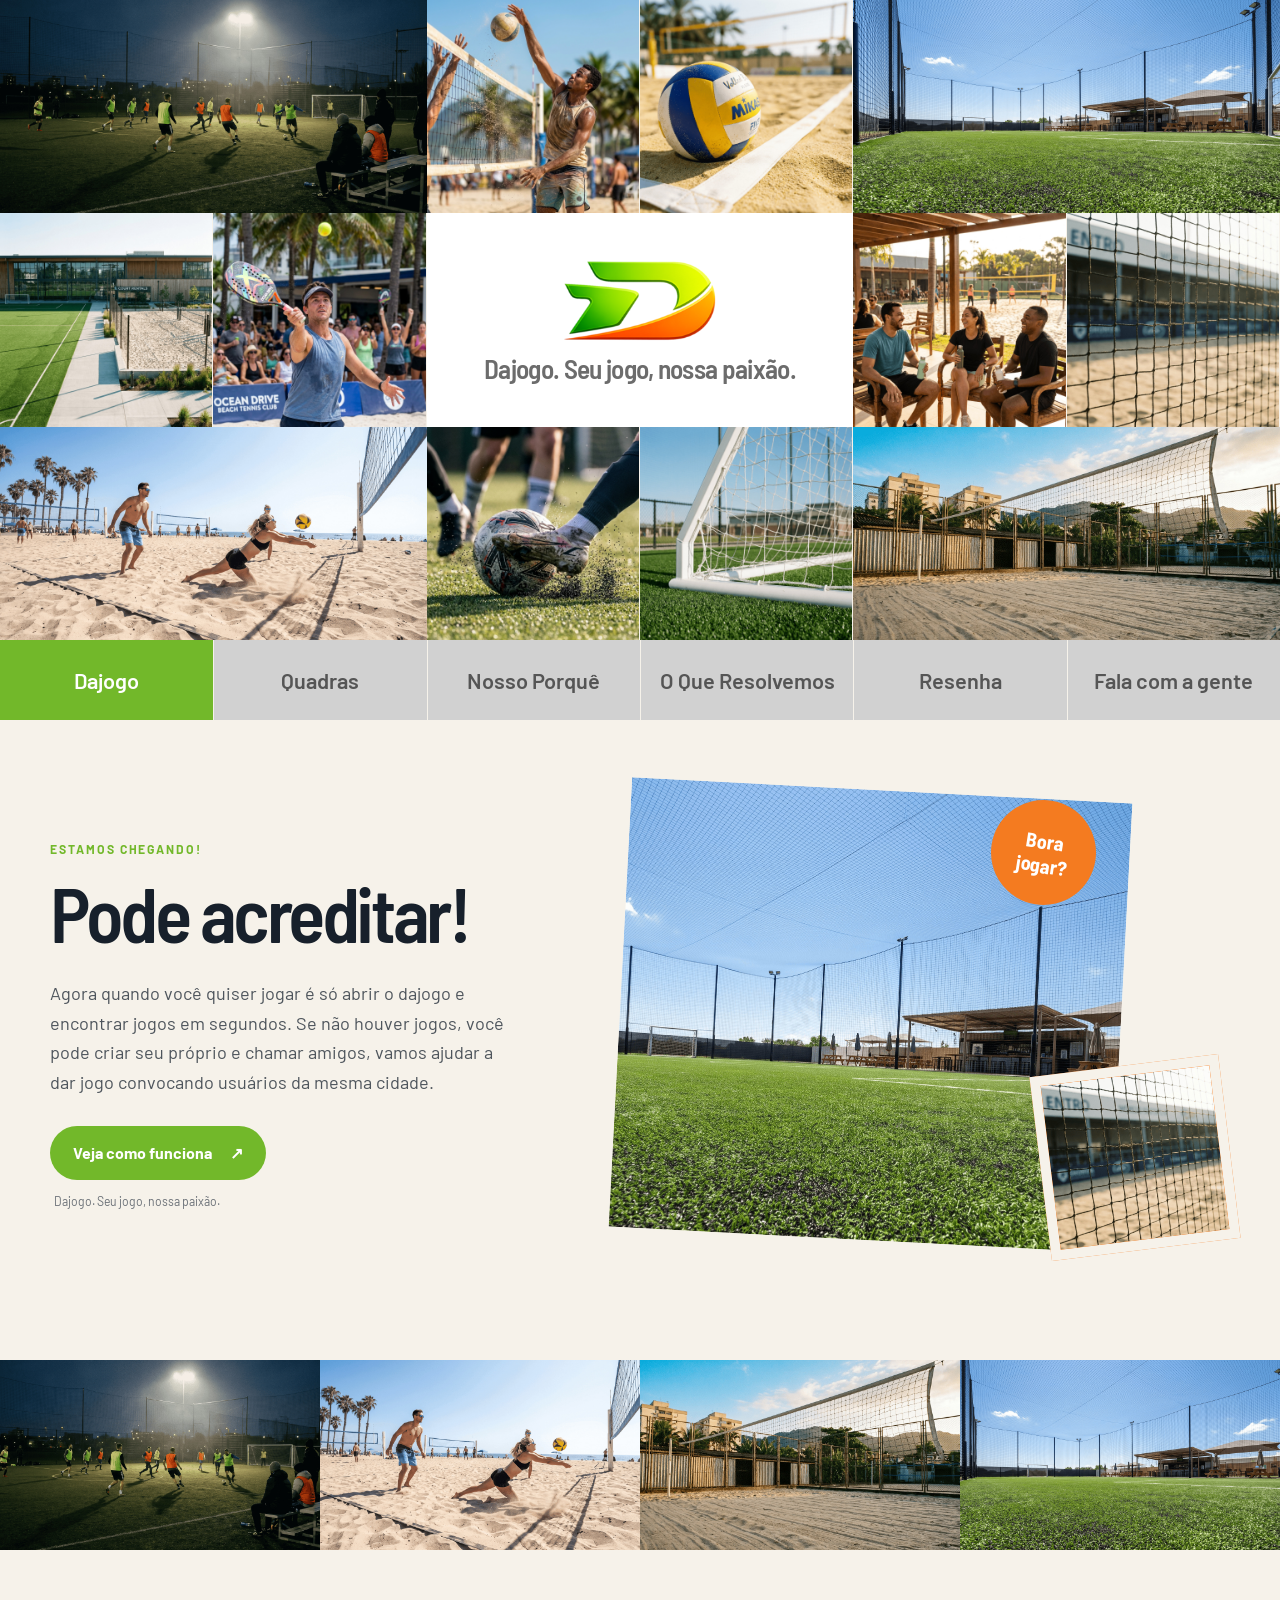
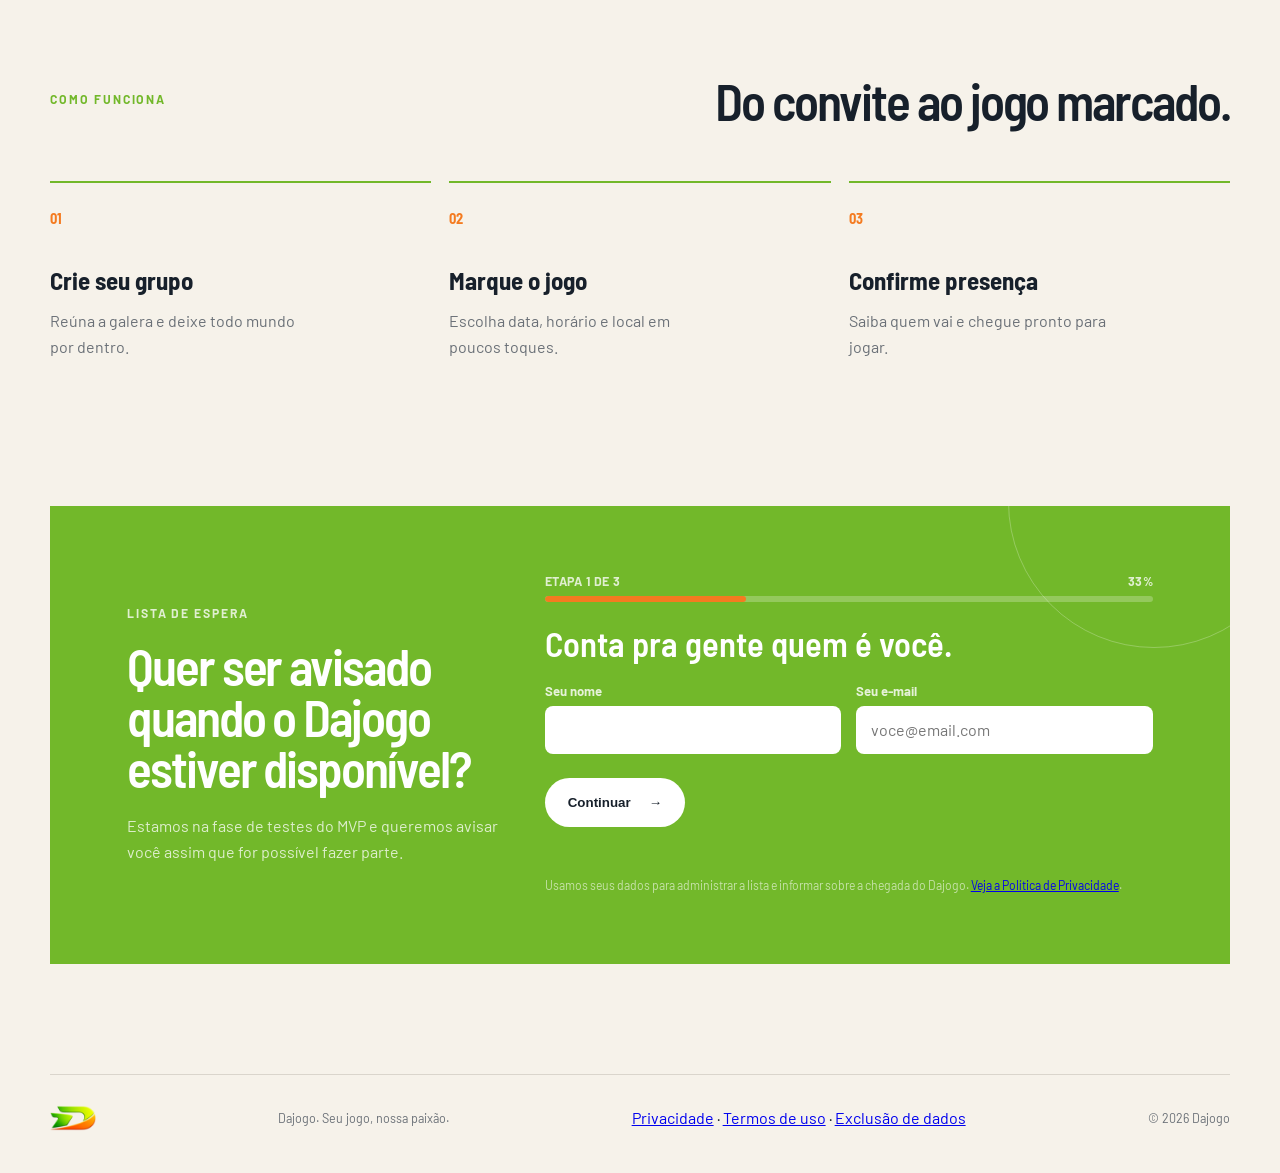
<file: index.html>
<!doctype html>
<html lang="pt-BR">
<head>
  <meta charset="utf-8">
  <meta name="viewport" content="width=device-width, initial-scale=1">
  <meta name="description" content="Dajogo: organize seu grupo, marque seus jogos e jogue com quem você gosta.">
  <meta name="theme-color" content="#72b82a">
  <title>Dajogo — Seu jogo, nossa paixão</title>
  <link rel="icon" type="image/png" href="img/favicon.png">
  <link rel="preconnect" href="https://fonts.googleapis.com">
  <link rel="preconnect" href="https://fonts.gstatic.com" crossorigin>
  <link href="https://fonts.googleapis.com/css2?family=Barlow:wght@400;500;600;700&family=Barlow+Semi+Condensed:wght@500;600;700&display=swap" rel="stylesheet">
  <link rel="stylesheet" href="css/landing.css">
  <link rel="stylesheet" href="css/pages.css">
  <script src="js/waitlist.js" defer></script>
</head>
<body>
  <header class="template-header">
    <div class="header-mosaic" aria-label="Momentos Dajogo">
      <picture><source media="(max-width: 560px)" srcset="img/img-21-01-mobile.jpg"><img src="img/img-21-01.jpg" alt="Amigos reunidos para jogar"></picture>
      <div class="mosaic-pair"><picture><source media="(max-width: 560px)" srcset="img/img-11-03-mobile.jpg"><img src="img/img-11-03.jpg" alt="Momento de uma partida"></picture><picture><source media="(max-width: 560px)" srcset="img/img-11-04-mobile.jpg"><img src="img/img-11-04.jpg" alt="Amigos jogando"></picture></div>
      <picture><source media="(max-width: 560px)" srcset="img/img-21-04-mobile.jpg"><img src="img/img-21-04.jpg" alt="Grupo praticando esporte"></picture>
      <div class="mosaic-pair"><picture><source media="(max-width: 560px)" srcset="img/img-11-05-mobile.jpg"><img src="img/img-11-05.jpg" alt="Jogadores em quadra"></picture><picture><source media="(max-width: 560px)" srcset="img/img-11-02-mobile.jpg"><img src="img/img-11-02.jpg" alt="Pessoas se divertindo"></picture></div>
      <div class="mosaic-brand"><img src="img/dajogo-logo.png" alt="Dajogo"><h2><span class="slogan-desktop">Dajogo. Seu jogo, nossa paixão.</span><span class="slogan-mobile">Seu jogo, nossa paixão.</span></h2></div>
      <div class="mosaic-pair"><picture><source media="(max-width: 560px)" srcset="img/img-11-01-mobile.jpg"><img src="img/img-11-01.jpg" alt="Amigos jogando"></picture><picture><source media="(max-width: 560px)" srcset="img/img-11-06-mobile.jpg"><img src="img/img-11-06.jpg" alt="Jogo entre amigos"></picture></div>
      <picture><source media="(max-width: 560px)" srcset="img/img-21-02-mobile.jpg"><img src="img/img-21-02.jpg" alt="Partida entre amigos"></picture>
      <div class="mosaic-pair"><picture><source media="(max-width: 560px)" srcset="img/img-11-07-mobile.jpg"><img src="img/img-11-07.jpg" alt="Grupo reunido"></picture><picture><source media="(max-width: 560px)" srcset="img/img-11-08-mobile.jpg"><img src="img/img-11-08.jpg" alt="Momento de lazer"></picture></div>
      <picture><source media="(max-width: 560px)" srcset="img/img-21-03-mobile.jpg"><img src="img/img-21-03.jpg" alt="Pessoas praticando esporte"></picture>
    </div>
    <nav class="template-nav" aria-label="Navegação principal"><a class="active" href="index.html">Dajogo</a><a href="partners.html">Quadras</a><a href="about.html">Nosso Porquê</a><a href="services.html">O Que Resolvemos</a><a href="blog.html">Resenha</a><a href="contact.html">Fala com a gente</a></nav>
  </header>
  <main id="top">
    <section class="hero section-wrap">
      <div class="hero-copy">
        <p class="eyebrow">Estamos chegando!</p>
        <h1>Pode acreditar!</h1>
        <p class="hero-text">Agora quando você quiser jogar é só abrir o dajogo e encontrar jogos em segundos. Se não houver jogos, você pode criar seu próprio e chamar amigos, vamos ajudar a dar jogo convocando usuários da mesma cidade.</p>
        <a class="button button-primary" href="services.html">Veja como funciona <span aria-hidden="true">↗</span></a>
        <p class="microcopy">Dajogo. Seu jogo, nossa paixão.</p>
      </div>
      <div class="hero-art" aria-label="Pessoas jogando juntas">
        <div class="hero-image-main"><picture><source media="(max-width: 800px)" srcset="img/img-21-04-mobile.jpg"><img src="img/img-21-04.jpg" alt="Grupo reunido para jogar"></picture></div>
        <div class="hero-image-small"><picture><source media="(max-width: 800px)" srcset="img/img-11-06-mobile.jpg"><img src="img/img-11-06.jpg" alt="Momento de um jogo"></picture></div>
        <div class="hero-sticker">Bora<br>jogar?</div>
      </div>
    </section>
    <section class="gallery-strip" aria-label="Momentos Dajogo">
      <picture><source media="(max-width: 560px)" srcset="img/img-21-01-mobile.jpg"><img src="img/img-21-01.jpg" alt="Amigos jogando"></picture><picture><source media="(max-width: 560px)" srcset="img/img-21-02-mobile.jpg"><img src="img/img-21-02.jpg" alt="Partida entre amigos"></picture><picture><source media="(max-width: 560px)" srcset="img/img-21-03-mobile.jpg"><img src="img/img-21-03.jpg" alt="Pessoas praticando esporte"></picture><picture><source media="(max-width: 560px)" srcset="img/img-21-04-mobile.jpg"><img src="img/img-21-04.jpg" alt="Grupo se divertindo"></picture>
    </section>
    <section class="how section-wrap" id="como-funciona">
      <div class="section-heading"><p class="eyebrow">Como funciona</p><h2>Do convite ao jogo marcado.</h2></div>
      <div class="steps">
        <article class="step-card"><span class="step-number">01</span><h3>Crie seu grupo</h3><p>Reúna a galera e deixe todo mundo por dentro.</p></article>
        <article class="step-card"><span class="step-number">02</span><h3>Marque o jogo</h3><p>Escolha data, horário e local em poucos toques.</p></article>
        <article class="step-card"><span class="step-number">03</span><h3>Confirme presença</h3><p>Saiba quem vai e chegue pronto para jogar.</p></article>
      </div>
    </section>
    <section class="download section-wrap" id="download">
      <div class="download-card">
        <div class="waitlist-intro"><p class="eyebrow">Lista de espera</p><h2>Quer ser avisado quando o Dajogo estiver disponível?</h2><p>Estamos na fase de testes do MVP e queremos avisar você assim que for possível fazer parte.</p></div>
        <form class="waitlist-form" id="waitlist-form" action="https://docs.google.com/forms/d/e/1FAIpQLSf3uaZRWssizqfK-Rjr1-WYYCblykHY3pZeDlvD4hATRQ03fA/formResponse" method="post" target="waitlist-submit-frame">
          <input type="hidden" name="fvv" value="1">
          <input type="hidden" name="partialResponse" value="[null,null,\"-8935069297575486631\"]">
          <input type="hidden" name="pageHistory" value="0">
          <input type="hidden" name="fbzx" value="-8935069297575486631">
          <input type="hidden" name="submissionTimestamp" value="-1">
          <input type="hidden" name="entry.1759593666_sentinel" value="">
          <input type="hidden" name="entry.78172723_sentinel" value="">
          <div class="waitlist-progress" aria-live="polite"><div class="waitlist-progress-head"><span id="waitlist-progress-label">Etapa 1 de 3</span><span id="waitlist-progress-percent">33%</span></div><div class="waitlist-progress-track"><span id="waitlist-progress-bar"></span></div></div>
          <fieldset class="waitlist-step is-active" data-step="1"><legend>Conta pra gente quem é você.</legend><div class="waitlist-fields"><label>Seu nome<input name="entry.473968100" type="text" autocomplete="name" required></label><label>Seu e-mail<input name="entry.148005583" type="email" autocomplete="email" placeholder="voce@email.com" required></label></div><button class="button button-light waitlist-next" type="button">Continuar <span aria-hidden="true">→</span></button></fieldset>
          <fieldset class="waitlist-step" data-step="2" hidden><legend>Onde a gente encontra você?</legend><div class="waitlist-fields waitlist-fields-location"><label>WhatsApp<input name="entry.996635909" id="waitlist-phone" type="tel" inputmode="tel" autocomplete="tel" placeholder="(00) 00000-0000" maxlength="15" required></label><label>UF<select id="waitlist-state" required><option value="">Escolha seu estado</option></select></label><label class="waitlist-city-field">Cidade<select name="entry.832403091" id="waitlist-city" disabled required><option value="">Selecione a UF primeiro</option></select></label></div><div class="waitlist-actions"><button class="button button-ghost waitlist-back" type="button">Voltar</button><button class="button button-light waitlist-next" type="button">Continuar <span aria-hidden="true">→</span></button></div></fieldset>
          <fieldset class="waitlist-step" data-step="3" hidden><legend>Mais um pouquinho sobre você.</legend><div class="waitlist-fields"><label>Como ficou sabendo do Dajogo?<select name="entry.1759593666" required><option value="">Escolha uma opção</option><option>Busca (google, IAs, etc)</option><option>Anúncios</option><option>Instagram</option><option>TikTok</option><option>Indicação (Amigos, familiares, conhecidos, etc)</option></select></label><label>Quantas vezes você pratica esporte por semana?<select name="entry.78172723" required><option value="">Escolha uma opção</option><option>Não pratico ainda</option><option>Menos de 1 vez por semana</option><option>1 vez por semana</option><option>2 vezes por semana</option><option>+ de 2 vezes por semana</option></select></label></div><div class="waitlist-actions"><button class="button button-ghost waitlist-back" type="button">Voltar</button><button class="button button-light" type="submit">Entrar na lista <span aria-hidden="true">↗</span></button></div></fieldset>
          <p class="waitlist-feedback" id="waitlist-feedback" role="status" aria-live="polite"></p>
          <p class="waitlist-privacy">Usamos seus dados para administrar a lista e informar sobre a chegada do Dajogo. <a href="/privacidade/">Veja a Política de Privacidade</a>.</p>
          <div class="waitlist-success" id="waitlist-success" role="status" aria-live="polite" hidden>
            <p class="waitlist-success-kicker">Inscrição recebida</p>
            <p>Boa! Você já está na lista. E aqui fica uma dica: avise seus amigos para entrarem na lista também! Quanto mais pessoas perto de você estiverem na lista mais rápido o Dajogo chega aí! Em breve entraremos em contato!</p>
            <p class="waitlist-success-signoff">- Equipe Dajogo</p>
          </div>
        </form>
        <iframe name="waitlist-submit-frame" class="waitlist-submit-frame" title="Envio da lista de espera"></iframe>
      </div>
    </section>
  </main>
  <footer class="site-footer section-wrap"><img src="img/dajogo-logo -mobile.png" alt="Dajogo"><p>Dajogo. Seu jogo, nossa paixão.</p><nav aria-label="Documentos legais"><a href="/privacidade/">Privacidade</a> · <a href="/termos/">Termos de uso</a> · <a href="/exclusao-de-dados/">Exclusão de dados</a></nav><span>© 2026 Dajogo</span></footer>
</body>
</html>
</file>
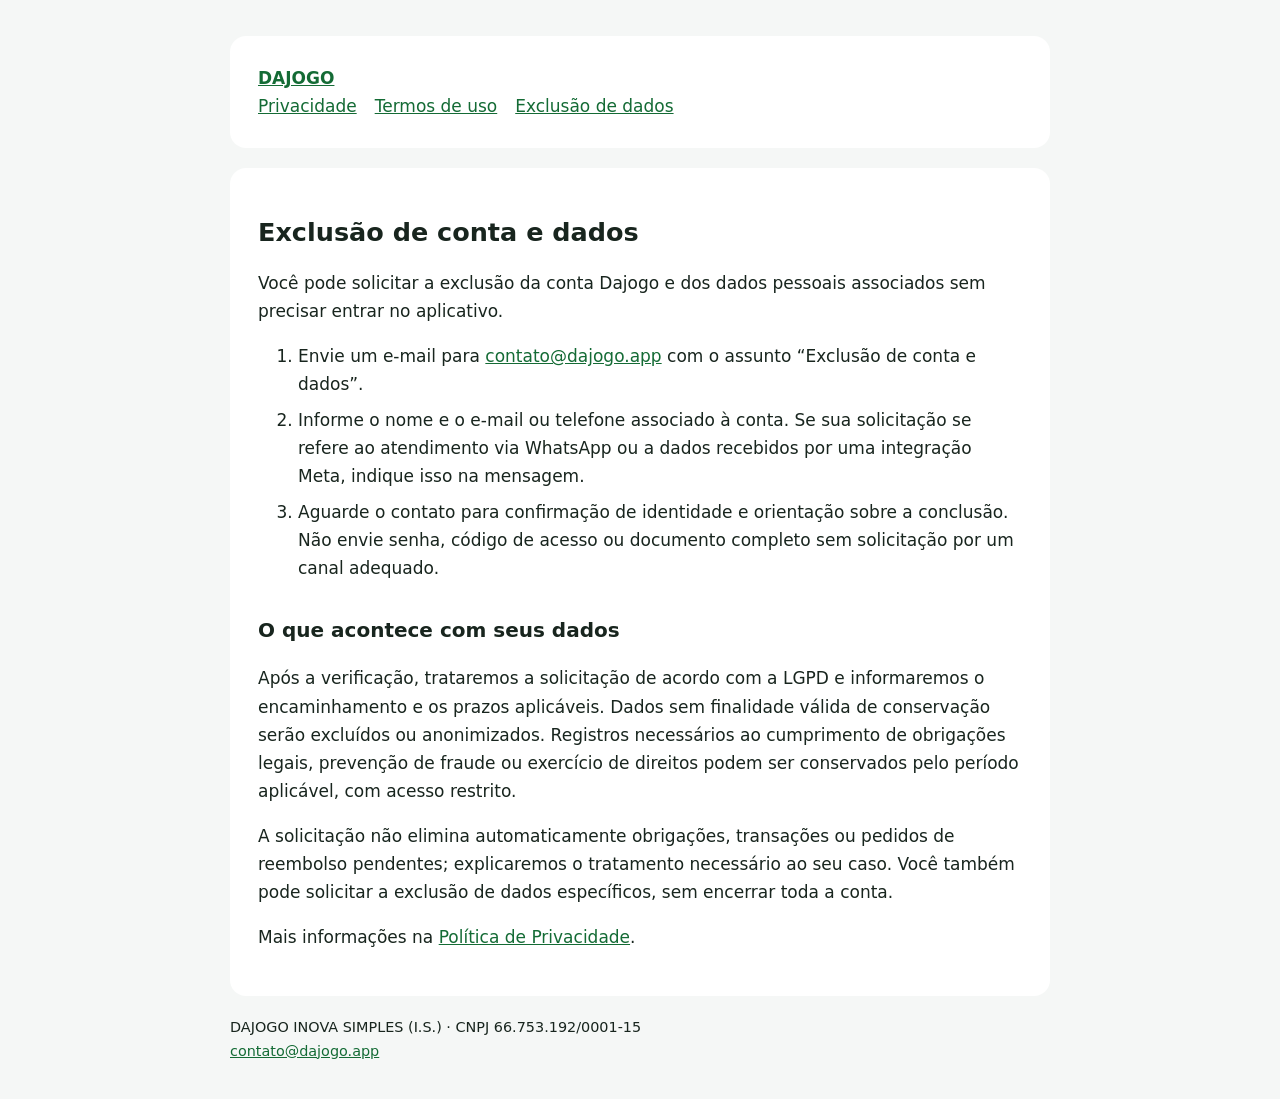
<file: exclusao-de-dados/index.html>
<!doctype html>
<html lang="pt-BR">
<head>
<meta charset="utf-8">
<meta name="viewport" content="width=device-width,initial-scale=1">
<title>Exclusão de conta e dados | Dajogo</title>
<meta name="description" content="Exclusão de conta e dados da plataforma Dajogo">
<style>body{margin:0;background:#f5f7f6;color:#18251e;font:17px/1.65 system-ui,sans-serif}main{max-width:820px;margin:auto;padding:36px 24px}header,article{background:white;padding:28px;border-radius:16px;margin-bottom:20px}h1{line-height:1.2}h2{font-size:1.25rem;margin-top:32px}a{color:#146b35}nav{display:flex;gap:18px;flex-wrap:wrap}footer{font-size:.9rem}li{margin-bottom:8px}</style>
</head>
<body>
<main>
<header>
<a href="/">
<strong>DAJOGO</strong>
</a>
<nav aria-label="Documentos legais">
<a href="/privacidade/">Privacidade</a>
<a href="/termos/">Termos de uso</a>
<a href="/exclusao-de-dados/">Exclusão de dados</a>
</nav>
</header>
<article>
<h1>Exclusão de conta e dados</h1>
<p>Você pode solicitar a exclusão da conta Dajogo e dos dados pessoais associados sem precisar entrar no aplicativo.</p>
<ol>
<li>Envie um e-mail para <a href="mailto:contato@dajogo.app?subject=Exclus%C3%A3o%20de%20conta%20e%20dados">contato@dajogo.app</a> com o assunto “Exclusão de conta e dados”.</li>
<li>Informe o nome e o e-mail ou telefone associado à conta. Se sua solicitação se refere ao atendimento via WhatsApp ou a dados recebidos por uma integração Meta, indique isso na mensagem.</li>
<li>Aguarde o contato para confirmação de identidade e orientação sobre a conclusão. Não envie senha, código de acesso ou documento completo sem solicitação por um canal adequado.</li>
</ol>
<h2>O que acontece com seus dados</h2>
<p>Após a verificação, trataremos a solicitação de acordo com a LGPD e informaremos o encaminhamento e os prazos aplicáveis. Dados sem finalidade válida de conservação serão excluídos ou anonimizados. Registros necessários ao cumprimento de obrigações legais, prevenção de fraude ou exercício de direitos podem ser conservados pelo período aplicável, com acesso restrito.</p>
<p>A solicitação não elimina automaticamente obrigações, transações ou pedidos de reembolso pendentes; explicaremos o tratamento necessário ao seu caso. Você também pode solicitar a exclusão de dados específicos, sem encerrar toda a conta.</p>
<p>Mais informações na <a href="/privacidade/">Política de Privacidade</a>.</p>
</article>
<footer>DAJOGO INOVA SIMPLES (I.S.) · CNPJ 66.753.192/0001-15<br>
<a href="mailto:contato@dajogo.app">contato@dajogo.app</a>
</footer>
</main>
</body>
</html>
</file>
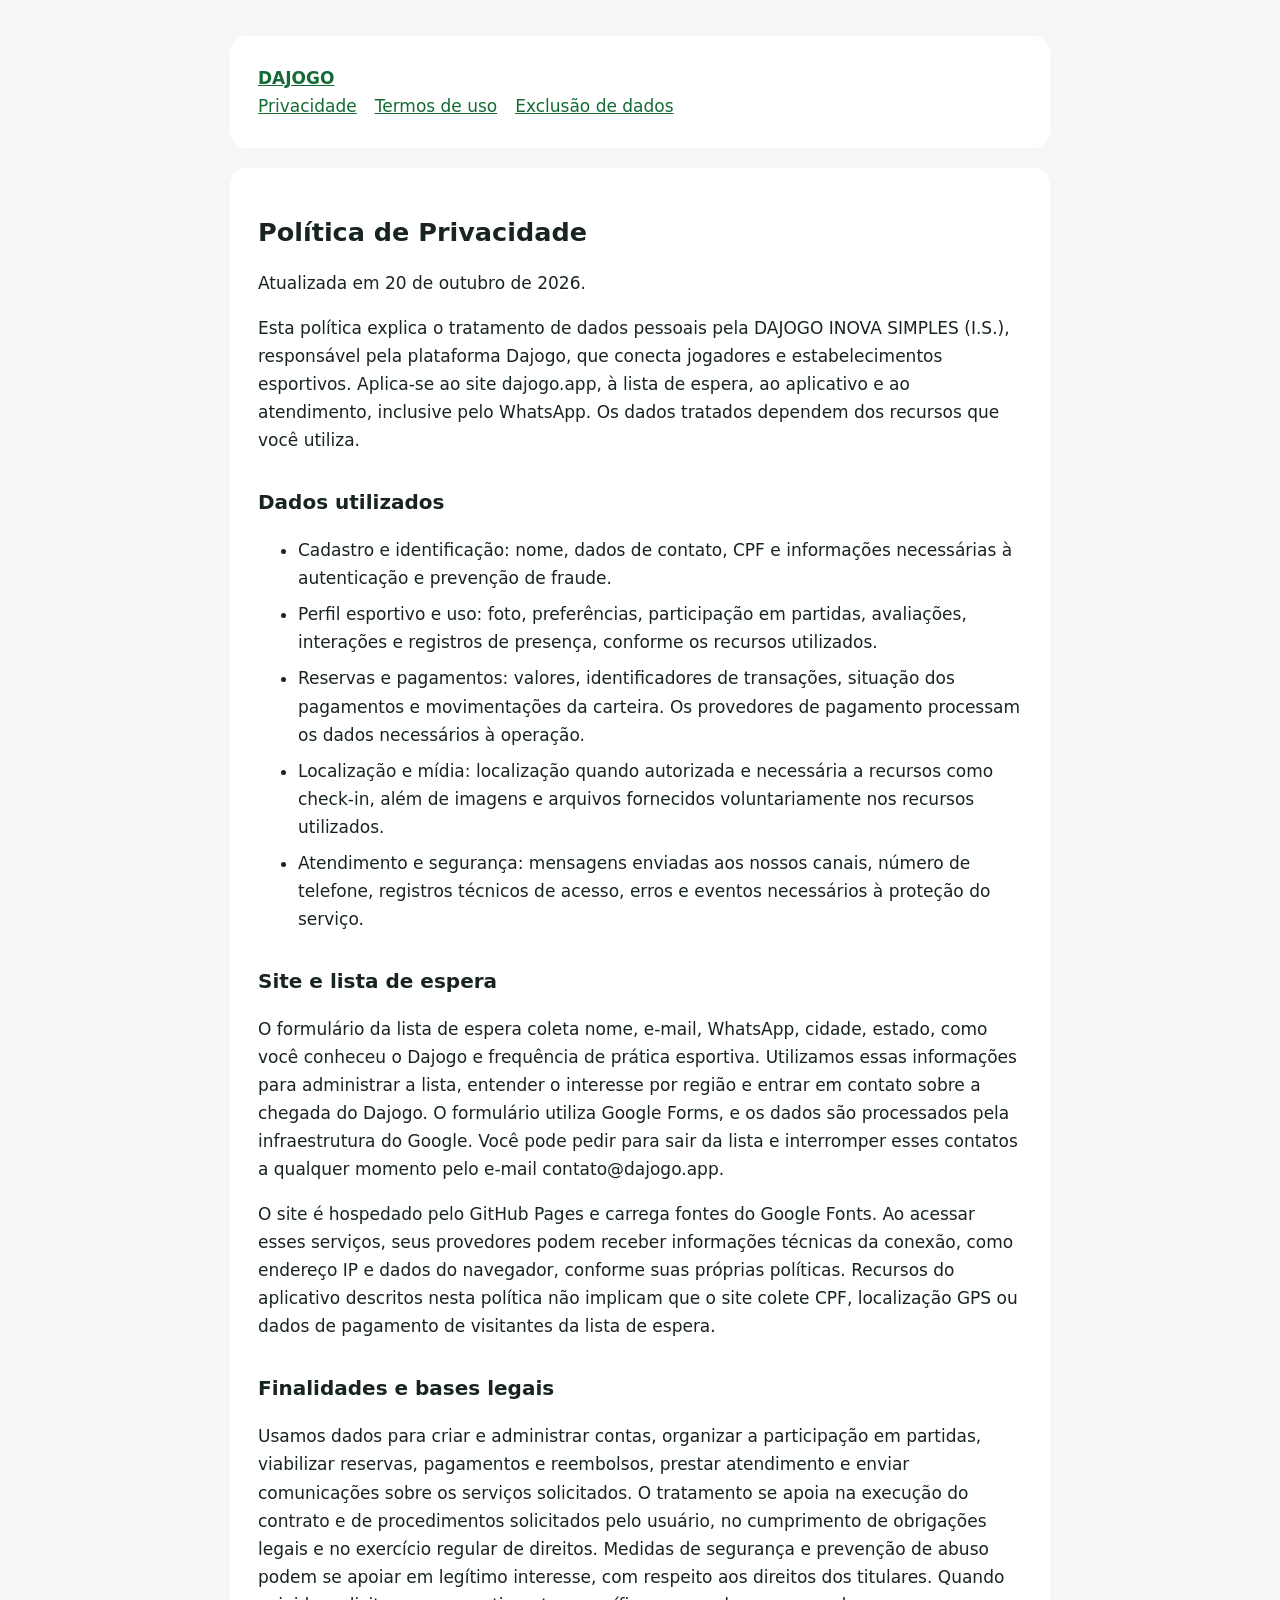
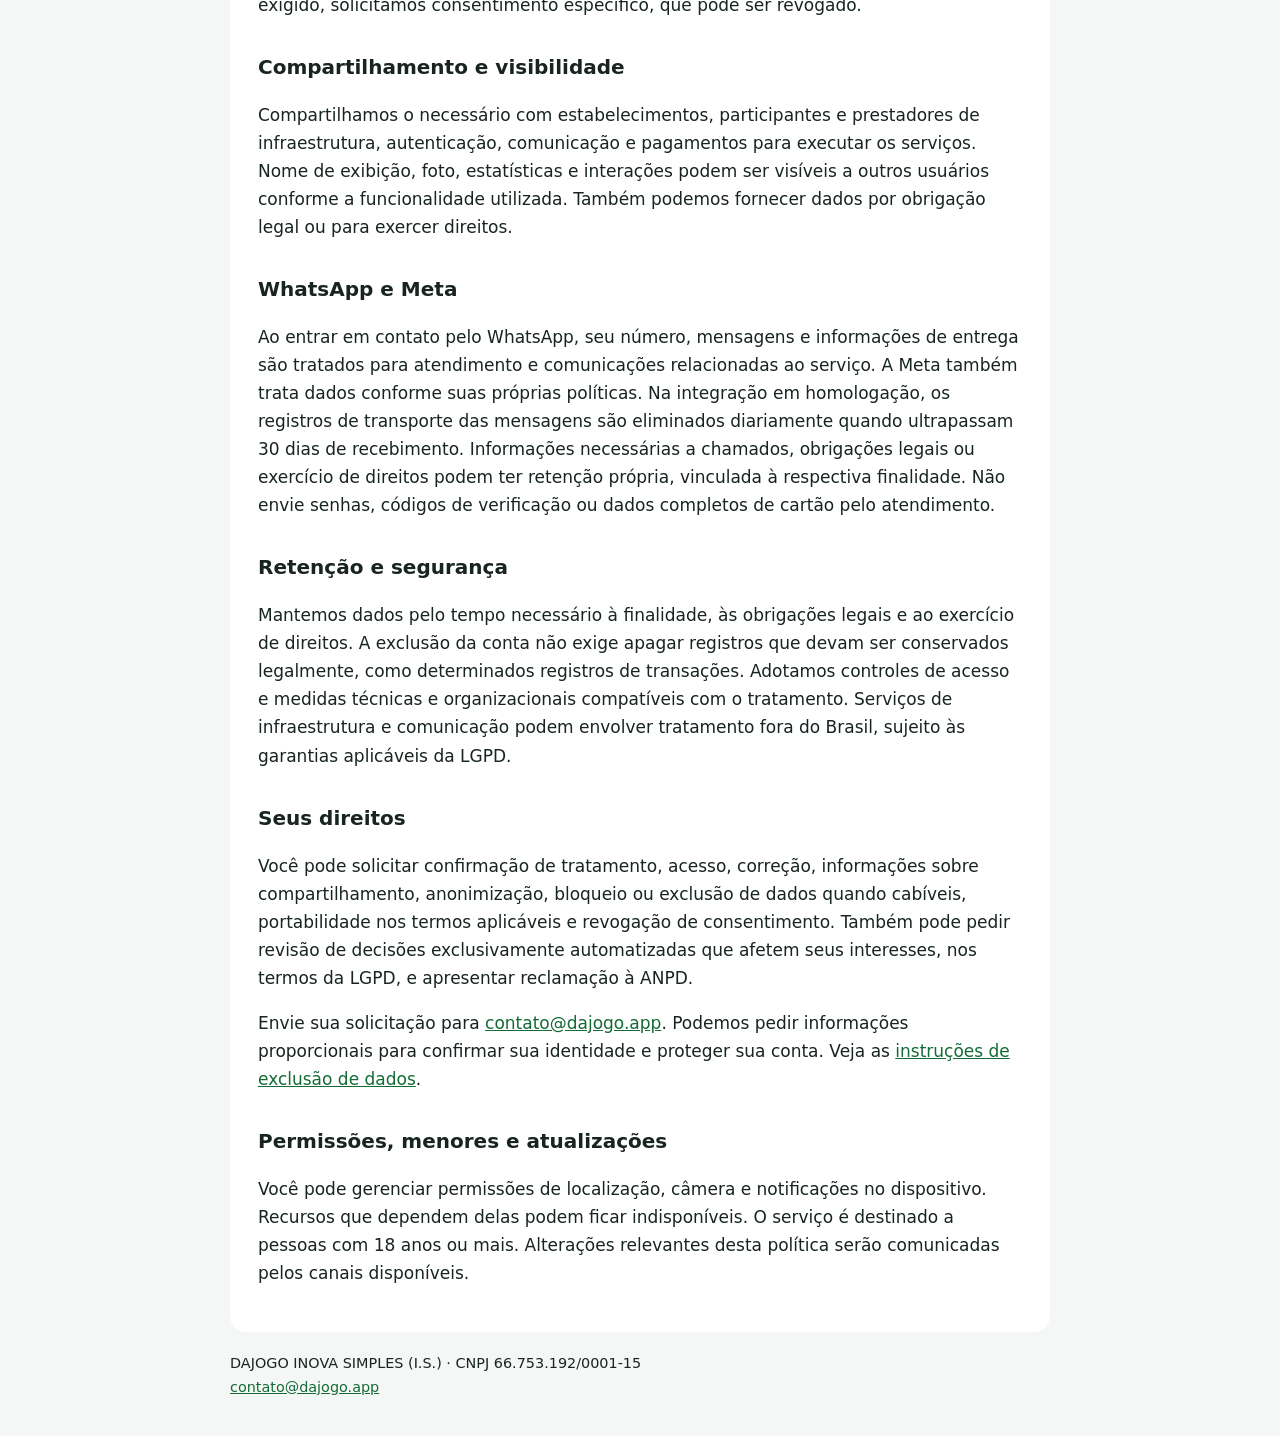
<file: privacidade/index.html>
<!doctype html>
<html lang="pt-BR">
<head>
<meta charset="utf-8">
<meta name="viewport" content="width=device-width,initial-scale=1">
<title>Política de Privacidade | Dajogo</title>
<meta name="description" content="Política de Privacidade da plataforma Dajogo">
<style>body{margin:0;background:#f5f7f6;color:#18251e;font:17px/1.65 system-ui,sans-serif}main{max-width:820px;margin:auto;padding:36px 24px}header,article{background:white;padding:28px;border-radius:16px;margin-bottom:20px}h1{line-height:1.2}h2{font-size:1.25rem;margin-top:32px}a{color:#146b35}nav{display:flex;gap:18px;flex-wrap:wrap}footer{font-size:.9rem}li{margin-bottom:8px}</style>
</head>
<body>
<main>
<header>
<a href="/">
<strong>DAJOGO</strong>
</a>
<nav aria-label="Documentos legais">
<a href="/privacidade/">Privacidade</a>
<a href="/termos/">Termos de uso</a>
<a href="/exclusao-de-dados/">Exclusão de dados</a>
</nav>
</header>
<article>
<h1>Política de Privacidade</h1>
<p>Atualizada em 20 de outubro de 2026.</p>
<p>Esta política explica o tratamento de dados pessoais pela DAJOGO INOVA SIMPLES (I.S.), responsável pela plataforma Dajogo, que conecta jogadores e estabelecimentos esportivos. Aplica-se ao site dajogo.app, à lista de espera, ao aplicativo e ao atendimento, inclusive pelo WhatsApp. Os dados tratados dependem dos recursos que você utiliza.</p>
<h2>Dados utilizados</h2>
<ul>
<li>Cadastro e identificação: nome, dados de contato, CPF e informações necessárias à autenticação e prevenção de fraude.</li>
<li>Perfil esportivo e uso: foto, preferências, participação em partidas, avaliações, interações e registros de presença, conforme os recursos utilizados.</li>
<li>Reservas e pagamentos: valores, identificadores de transações, situação dos pagamentos e movimentações da carteira. Os provedores de pagamento processam os dados necessários à operação.</li>
<li>Localização e mídia: localização quando autorizada e necessária a recursos como check-in, além de imagens e arquivos fornecidos voluntariamente nos recursos utilizados.</li>
<li>Atendimento e segurança: mensagens enviadas aos nossos canais, número de telefone, registros técnicos de acesso, erros e eventos necessários à proteção do serviço.</li>
</ul>
<h2>Site e lista de espera</h2>
<p>O formulário da lista de espera coleta nome, e-mail, WhatsApp, cidade, estado, como você conheceu o Dajogo e frequência de prática esportiva. Utilizamos essas informações para administrar a lista, entender o interesse por região e entrar em contato sobre a chegada do Dajogo. O formulário utiliza Google Forms, e os dados são processados pela infraestrutura do Google. Você pode pedir para sair da lista e interromper esses contatos a qualquer momento pelo e-mail contato@dajogo.app.</p>
<p>O site é hospedado pelo GitHub Pages e carrega fontes do Google Fonts. Ao acessar esses serviços, seus provedores podem receber informações técnicas da conexão, como endereço IP e dados do navegador, conforme suas próprias políticas. Recursos do aplicativo descritos nesta política não implicam que o site colete CPF, localização GPS ou dados de pagamento de visitantes da lista de espera.</p>
<h2>Finalidades e bases legais</h2>
<p>Usamos dados para criar e administrar contas, organizar a participação em partidas, viabilizar reservas, pagamentos e reembolsos, prestar atendimento e enviar comunicações sobre os serviços solicitados. O tratamento se apoia na execução do contrato e de procedimentos solicitados pelo usuário, no cumprimento de obrigações legais e no exercício regular de direitos. Medidas de segurança e prevenção de abuso podem se apoiar em legítimo interesse, com respeito aos direitos dos titulares. Quando exigido, solicitamos consentimento específico, que pode ser revogado.</p>
<h2>Compartilhamento e visibilidade</h2>
<p>Compartilhamos o necessário com estabelecimentos, participantes e prestadores de infraestrutura, autenticação, comunicação e pagamentos para executar os serviços. Nome de exibição, foto, estatísticas e interações podem ser visíveis a outros usuários conforme a funcionalidade utilizada. Também podemos fornecer dados por obrigação legal ou para exercer direitos.</p>
<h2>WhatsApp e Meta</h2>
<p>Ao entrar em contato pelo WhatsApp, seu número, mensagens e informações de entrega são tratados para atendimento e comunicações relacionadas ao serviço. A Meta também trata dados conforme suas próprias políticas. Na integração em homologação, os registros de transporte das mensagens são eliminados diariamente quando ultrapassam 30 dias de recebimento. Informações necessárias a chamados, obrigações legais ou exercício de direitos podem ter retenção própria, vinculada à respectiva finalidade. Não envie senhas, códigos de verificação ou dados completos de cartão pelo atendimento.</p>
<h2>Retenção e segurança</h2>
<p>Mantemos dados pelo tempo necessário à finalidade, às obrigações legais e ao exercício de direitos. A exclusão da conta não exige apagar registros que devam ser conservados legalmente, como determinados registros de transações. Adotamos controles de acesso e medidas técnicas e organizacionais compatíveis com o tratamento. Serviços de infraestrutura e comunicação podem envolver tratamento fora do Brasil, sujeito às garantias aplicáveis da LGPD.</p>
<h2>Seus direitos</h2>
<p>Você pode solicitar confirmação de tratamento, acesso, correção, informações sobre compartilhamento, anonimização, bloqueio ou exclusão de dados quando cabíveis, portabilidade nos termos aplicáveis e revogação de consentimento. Também pode pedir revisão de decisões exclusivamente automatizadas que afetem seus interesses, nos termos da LGPD, e apresentar reclamação à ANPD.</p>
<p>Envie sua solicitação para <a href="mailto:contato@dajogo.app">contato@dajogo.app</a>. Podemos pedir informações proporcionais para confirmar sua identidade e proteger sua conta. Veja as <a href="/exclusao-de-dados/">instruções de exclusão de dados</a>.</p>
<h2>Permissões, menores e atualizações</h2>
<p>Você pode gerenciar permissões de localização, câmera e notificações no dispositivo. Recursos que dependem delas podem ficar indisponíveis. O serviço é destinado a pessoas com 18 anos ou mais. Alterações relevantes desta política serão comunicadas pelos canais disponíveis.</p>
</article>
<footer>DAJOGO INOVA SIMPLES (I.S.) · CNPJ 66.753.192/0001-15<br>
<a href="mailto:contato@dajogo.app">contato@dajogo.app</a>
</footer>
</main>
</body>
</html>
</file>
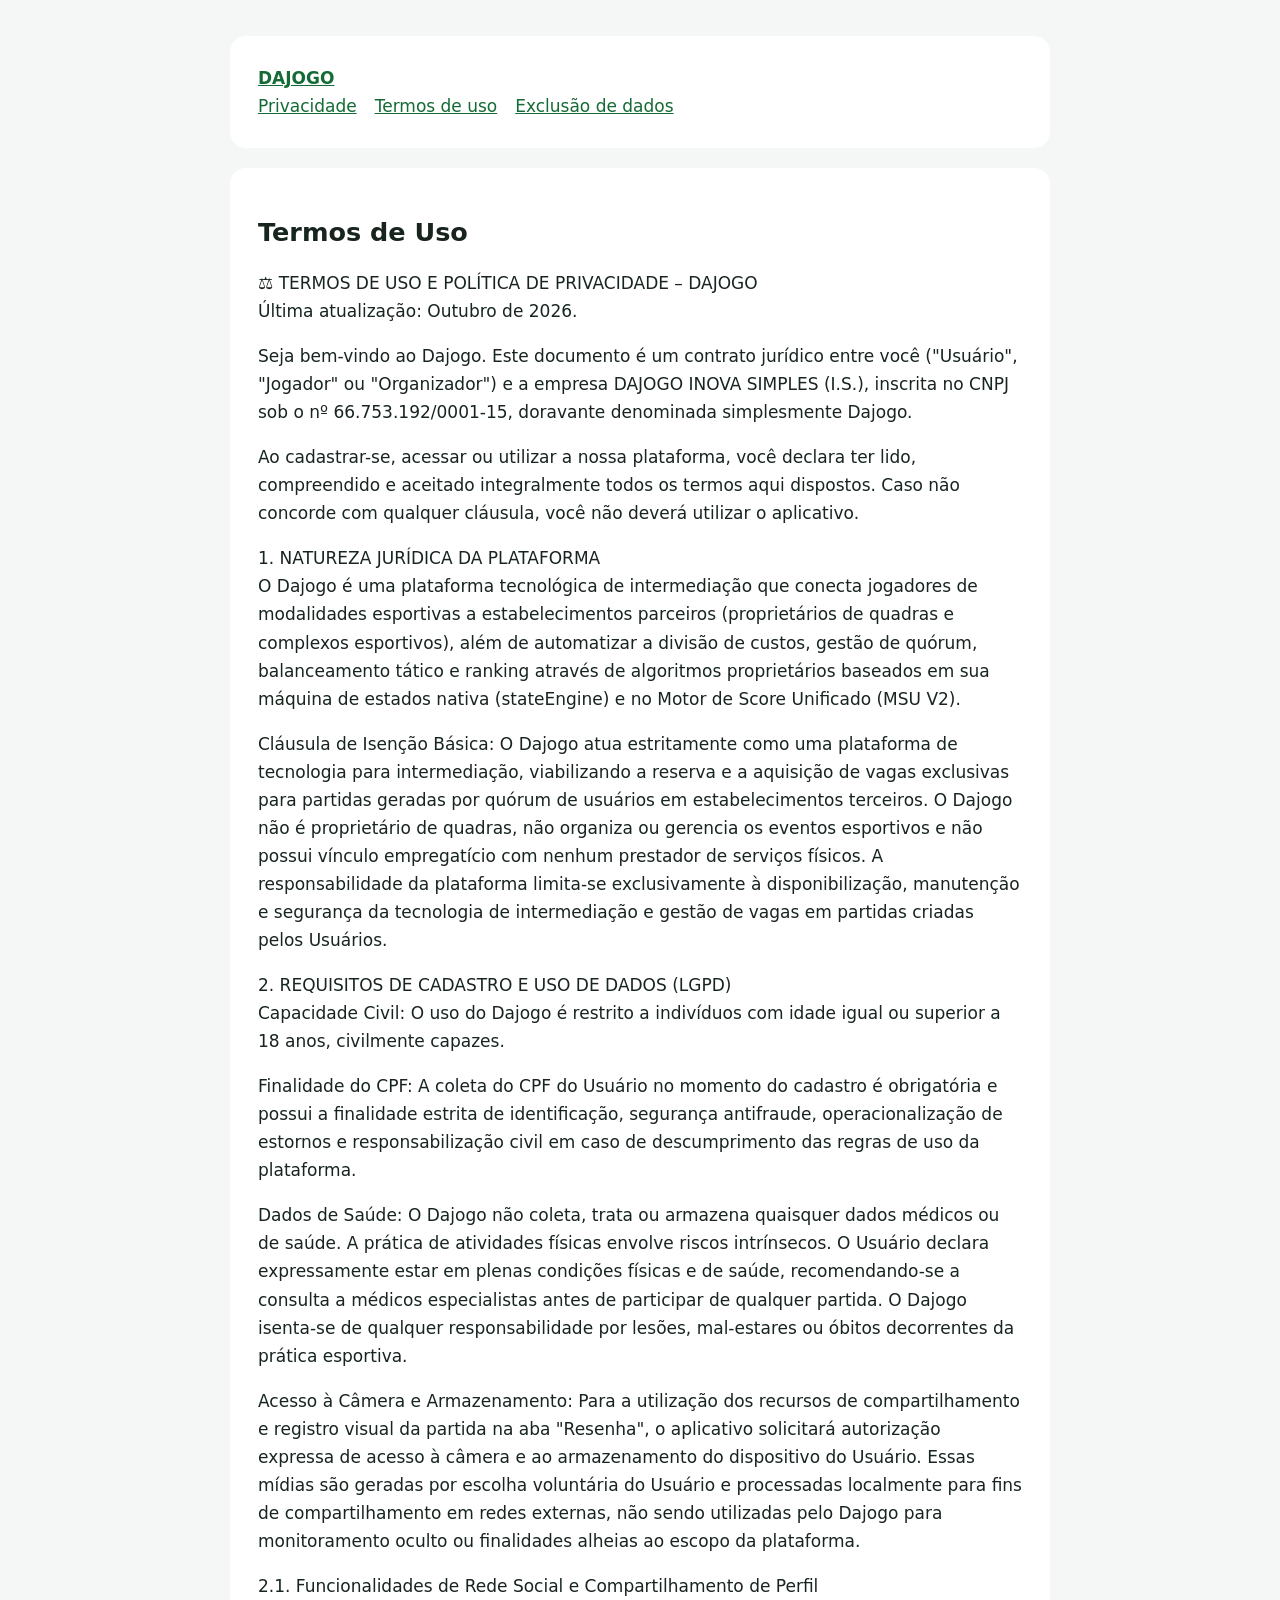
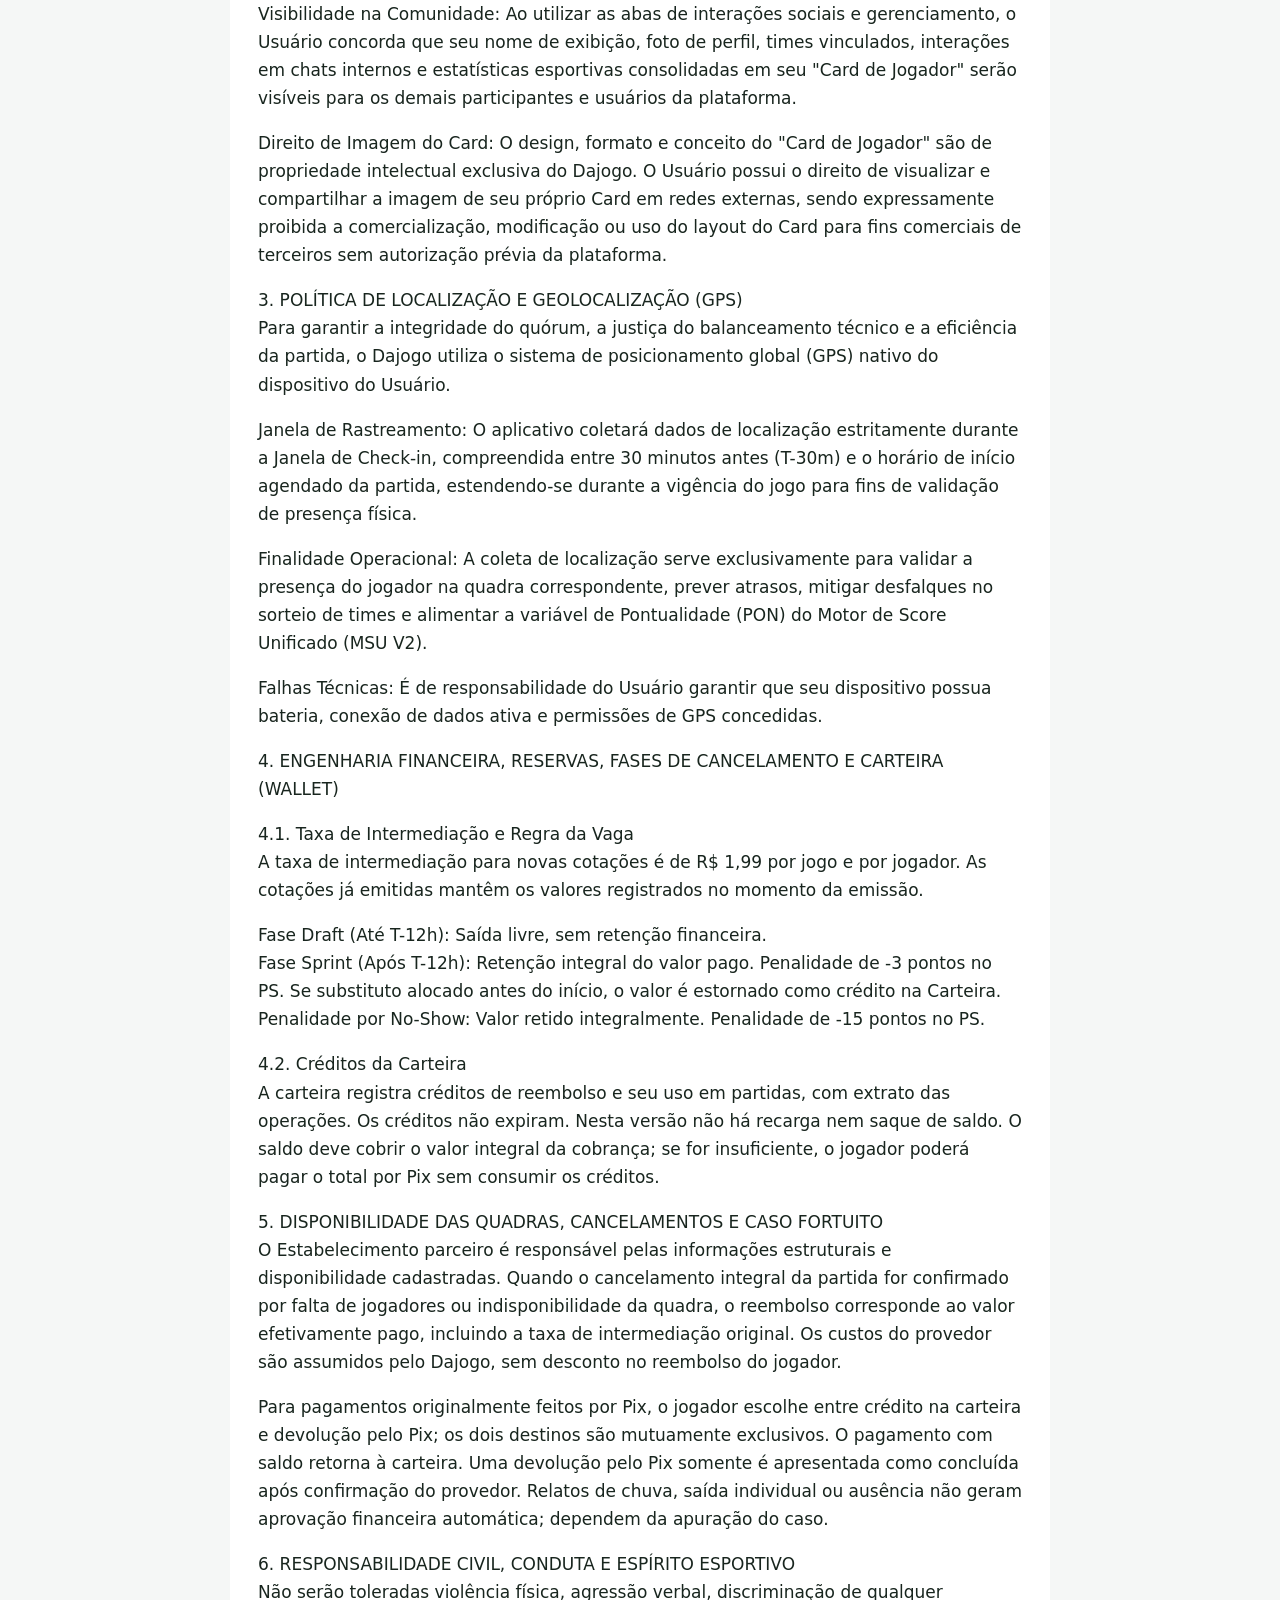
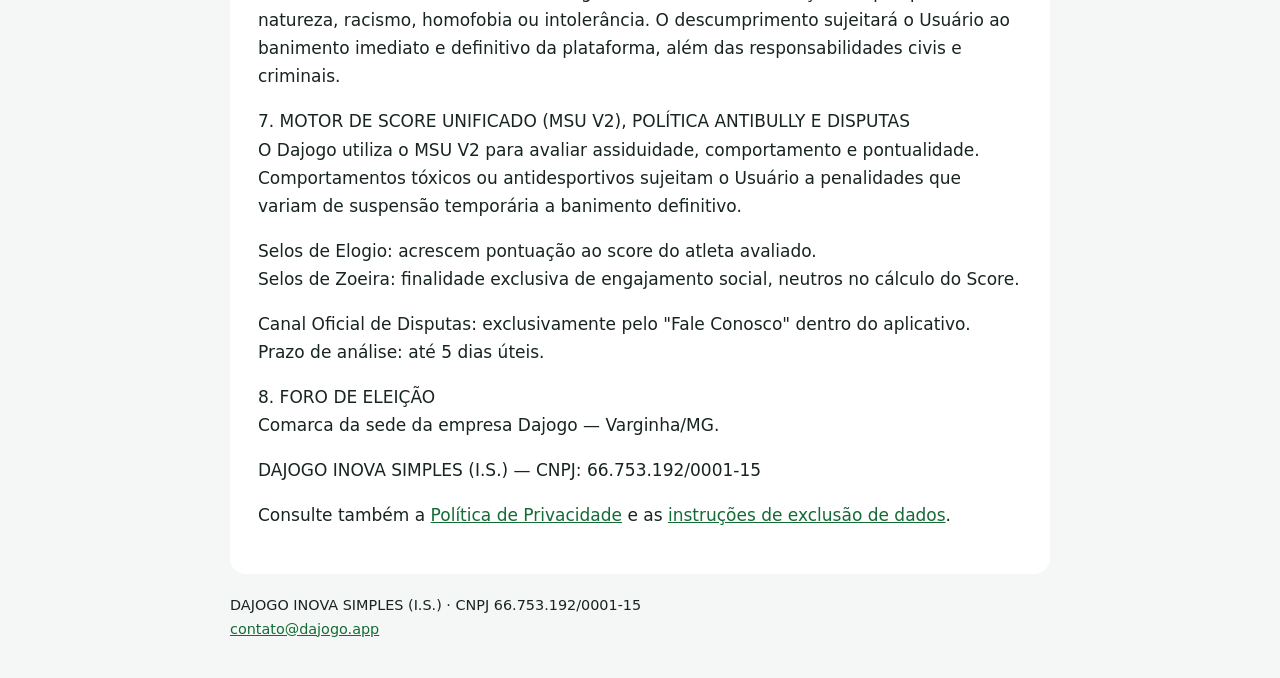
<file: termos/index.html>
<!doctype html>
<html lang="pt-BR">
<head>
<meta charset="utf-8">
<meta name="viewport" content="width=device-width,initial-scale=1">
<title>Termos de Uso | Dajogo</title>
<meta name="description" content="Termos de Uso da plataforma Dajogo">
<style>body{margin:0;background:#f5f7f6;color:#18251e;font:17px/1.65 system-ui,sans-serif}main{max-width:820px;margin:auto;padding:36px 24px}header,article{background:white;padding:28px;border-radius:16px;margin-bottom:20px}h1{line-height:1.2}h2{font-size:1.25rem;margin-top:32px}a{color:#146b35}nav{display:flex;gap:18px;flex-wrap:wrap}footer{font-size:.9rem}li{margin-bottom:8px}</style>
</head>
<body>
<main>
<header>
<a href="/">
<strong>DAJOGO</strong>
</a>
<nav aria-label="Documentos legais">
<a href="/privacidade/">Privacidade</a>
<a href="/termos/">Termos de uso</a>
<a href="/exclusao-de-dados/">Exclusão de dados</a>
</nav>
</header>
<article>
<h1>Termos de Uso</h1>
<p>⚖️ TERMOS DE USO E POLÍTICA DE PRIVACIDADE – DAJOGO<br>Última atualização: Outubro de 2026.</p>
<p>Seja bem-vindo ao Dajogo. Este documento é um contrato jurídico entre você (&quot;Usuário&quot;, &quot;Jogador&quot; ou &quot;Organizador&quot;) e a empresa DAJOGO INOVA SIMPLES (I.S.), inscrita no CNPJ sob o nº 66.753.192/0001-15, doravante denominada simplesmente Dajogo.</p>
<p>Ao cadastrar-se, acessar ou utilizar a nossa plataforma, você declara ter lido, compreendido e aceitado integralmente todos os termos aqui dispostos. Caso não concorde com qualquer cláusula, você não deverá utilizar o aplicativo.</p>
<p>1. NATUREZA JURÍDICA DA PLATAFORMA<br>O Dajogo é uma plataforma tecnológica de intermediação que conecta jogadores de modalidades esportivas a estabelecimentos parceiros (proprietários de quadras e complexos esportivos), além de automatizar a divisão de custos, gestão de quórum, balanceamento tático e ranking através de algoritmos proprietários baseados em sua máquina de estados nativa (stateEngine) e no Motor de Score Unificado (MSU V2).</p>
<p>Cláusula de Isenção Básica: O Dajogo atua estritamente como uma plataforma de tecnologia para intermediação, viabilizando a reserva e a aquisição de vagas exclusivas para partidas geradas por quórum de usuários em estabelecimentos terceiros. O Dajogo não é proprietário de quadras, não organiza ou gerencia os eventos esportivos e não possui vínculo empregatício com nenhum prestador de serviços físicos. A responsabilidade da plataforma limita-se exclusivamente à disponibilização, manutenção e segurança da tecnologia de intermediação e gestão de vagas em partidas criadas pelos Usuários.</p>
<p>2. REQUISITOS DE CADASTRO E USO DE DADOS (LGPD)<br>Capacidade Civil: O uso do Dajogo é restrito a indivíduos com idade igual ou superior a 18 anos, civilmente capazes.</p>
<p>Finalidade do CPF: A coleta do CPF do Usuário no momento do cadastro é obrigatória e possui a finalidade estrita de identificação, segurança antifraude, operacionalização de estornos e responsabilização civil em caso de descumprimento das regras de uso da plataforma.</p>
<p>Dados de Saúde: O Dajogo não coleta, trata ou armazena quaisquer dados médicos ou de saúde. A prática de atividades físicas envolve riscos intrínsecos. O Usuário declara expressamente estar em plenas condições físicas e de saúde, recomendando-se a consulta a médicos especialistas antes de participar de qualquer partida. O Dajogo isenta-se de qualquer responsabilidade por lesões, mal-estares ou óbitos decorrentes da prática esportiva.</p>
<p>Acesso à Câmera e Armazenamento: Para a utilização dos recursos de compartilhamento e registro visual da partida na aba &quot;Resenha&quot;, o aplicativo solicitará autorização expressa de acesso à câmera e ao armazenamento do dispositivo do Usuário. Essas mídias são geradas por escolha voluntária do Usuário e processadas localmente para fins de compartilhamento em redes externas, não sendo utilizadas pelo Dajogo para monitoramento oculto ou finalidades alheias ao escopo da plataforma.</p>
<p>2.1. Funcionalidades de Rede Social e Compartilhamento de Perfil<br>Visibilidade na Comunidade: Ao utilizar as abas de interações sociais e gerenciamento, o Usuário concorda que seu nome de exibição, foto de perfil, times vinculados, interações em chats internos e estatísticas esportivas consolidadas em seu &quot;Card de Jogador&quot; serão visíveis para os demais participantes e usuários da plataforma.</p>
<p>Direito de Imagem do Card: O design, formato e conceito do &quot;Card de Jogador&quot; são de propriedade intelectual exclusiva do Dajogo. O Usuário possui o direito de visualizar e compartilhar a imagem de seu próprio Card em redes externas, sendo expressamente proibida a comercialização, modificação ou uso do layout do Card para fins comerciais de terceiros sem autorização prévia da plataforma.</p>
<p>3. POLÍTICA DE LOCALIZAÇÃO E GEOLOCALIZAÇÃO (GPS)<br>Para garantir a integridade do quórum, a justiça do balanceamento técnico e a eficiência da partida, o Dajogo utiliza o sistema de posicionamento global (GPS) nativo do dispositivo do Usuário.</p>
<p>Janela de Rastreamento: O aplicativo coletará dados de localização estritamente durante a Janela de Check-in, compreendida entre 30 minutos antes (T-30m) e o horário de início agendado da partida, estendendo-se durante a vigência do jogo para fins de validação de presença física.</p>
<p>Finalidade Operacional: A coleta de localização serve exclusivamente para validar a presença do jogador na quadra correspondente, prever atrasos, mitigar desfalques no sorteio de times e alimentar a variável de Pontualidade (PON) do Motor de Score Unificado (MSU V2).</p>
<p>Falhas Técnicas: É de responsabilidade do Usuário garantir que seu dispositivo possua bateria, conexão de dados ativa e permissões de GPS concedidas.</p>
<p>4. ENGENHARIA FINANCEIRA, RESERVAS, FASES DE CANCELAMENTO E CARTEIRA (WALLET)</p>
<p>4.1. Taxa de Intermediação e Regra da Vaga<br>A taxa de intermediação para novas cotações é de R$ 1,99 por jogo e por jogador. As cotações já emitidas mantêm os valores registrados no momento da emissão.</p>
<p>Fase Draft (Até T-12h): Saída livre, sem retenção financeira.<br>Fase Sprint (Após T-12h): Retenção integral do valor pago. Penalidade de -3 pontos no PS. Se substituto alocado antes do início, o valor é estornado como crédito na Carteira.<br>Penalidade por No-Show: Valor retido integralmente. Penalidade de -15 pontos no PS.</p>
<p>4.2. Créditos da Carteira<br>A carteira registra créditos de reembolso e seu uso em partidas, com extrato das operações. Os créditos não expiram. Nesta versão não há recarga nem saque de saldo. O saldo deve cobrir o valor integral da cobrança; se for insuficiente, o jogador poderá pagar o total por Pix sem consumir os créditos.</p>
<p>5. DISPONIBILIDADE DAS QUADRAS, CANCELAMENTOS E CASO FORTUITO<br>O Estabelecimento parceiro é responsável pelas informações estruturais e disponibilidade cadastradas. Quando o cancelamento integral da partida for confirmado por falta de jogadores ou indisponibilidade da quadra, o reembolso corresponde ao valor efetivamente pago, incluindo a taxa de intermediação original. Os custos do provedor são assumidos pelo Dajogo, sem desconto no reembolso do jogador.</p>
<p>Para pagamentos originalmente feitos por Pix, o jogador escolhe entre crédito na carteira e devolução pelo Pix; os dois destinos são mutuamente exclusivos. O pagamento com saldo retorna à carteira. Uma devolução pelo Pix somente é apresentada como concluída após confirmação do provedor. Relatos de chuva, saída individual ou ausência não geram aprovação financeira automática; dependem da apuração do caso.</p>
<p>6. RESPONSABILIDADE CIVIL, CONDUTA E ESPÍRITO ESPORTIVO<br>Não serão toleradas violência física, agressão verbal, discriminação de qualquer natureza, racismo, homofobia ou intolerância. O descumprimento sujeitará o Usuário ao banimento imediato e definitivo da plataforma, além das responsabilidades civis e criminais.</p>
<p>7. MOTOR DE SCORE UNIFICADO (MSU V2), POLÍTICA ANTIBULLY E DISPUTAS<br>O Dajogo utiliza o MSU V2 para avaliar assiduidade, comportamento e pontualidade. Comportamentos tóxicos ou antidesportivos sujeitam o Usuário a penalidades que variam de suspensão temporária a banimento definitivo.</p>
<p>Selos de Elogio: acrescem pontuação ao score do atleta avaliado.<br>Selos de Zoeira: finalidade exclusiva de engajamento social, neutros no cálculo do Score.</p>
<p>Canal Oficial de Disputas: exclusivamente pelo &quot;Fale Conosco&quot; dentro do aplicativo. Prazo de análise: até 5 dias úteis.</p>
<p>8. FORO DE ELEIÇÃO<br>Comarca da sede da empresa Dajogo — Varginha/MG.</p>
<p>DAJOGO INOVA SIMPLES (I.S.) — CNPJ: 66.753.192/0001-15</p>
<p>Consulte também a <a href="/privacidade/">Política de Privacidade</a> e as <a href="/exclusao-de-dados/">instruções de exclusão de dados</a>.</p>
</article>
<footer>DAJOGO INOVA SIMPLES (I.S.) · CNPJ 66.753.192/0001-15<br>
<a href="mailto:contato@dajogo.app">contato@dajogo.app</a>
</footer>
</main>
</body>
</html>
</file>
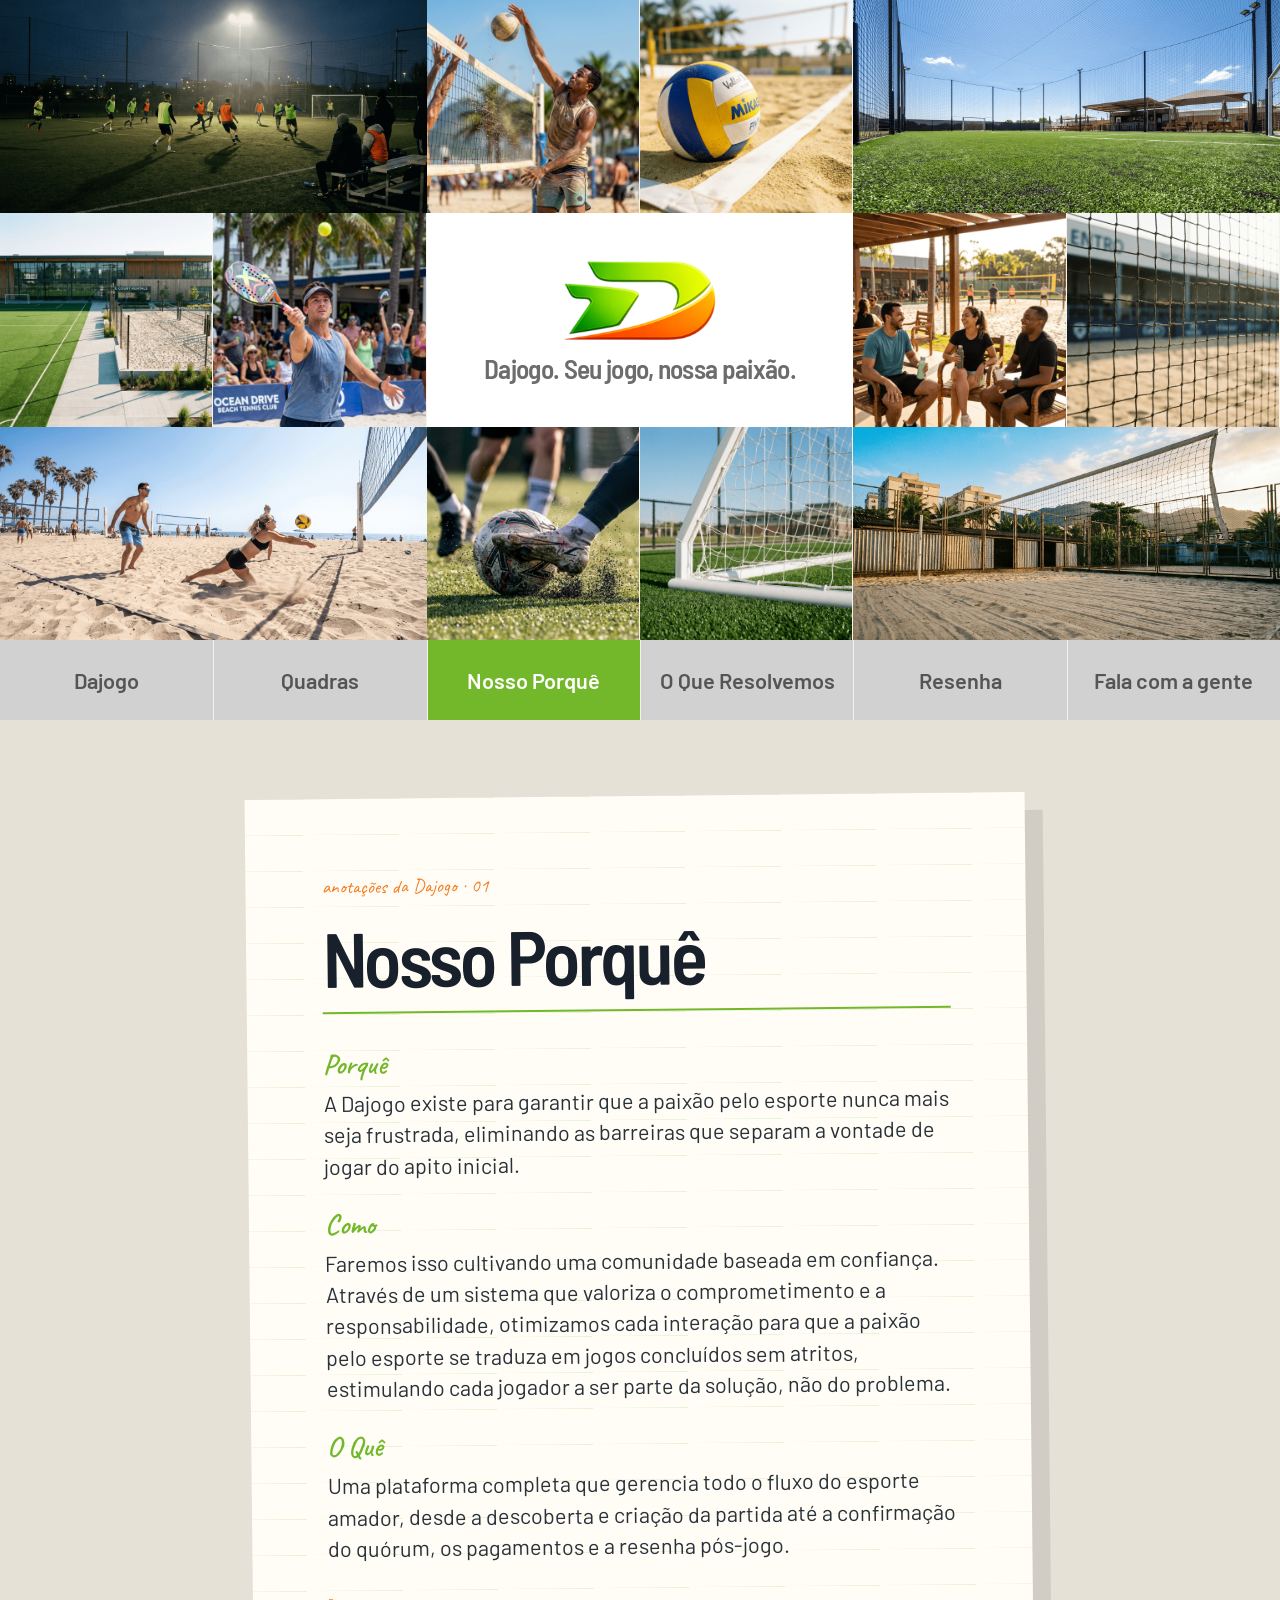
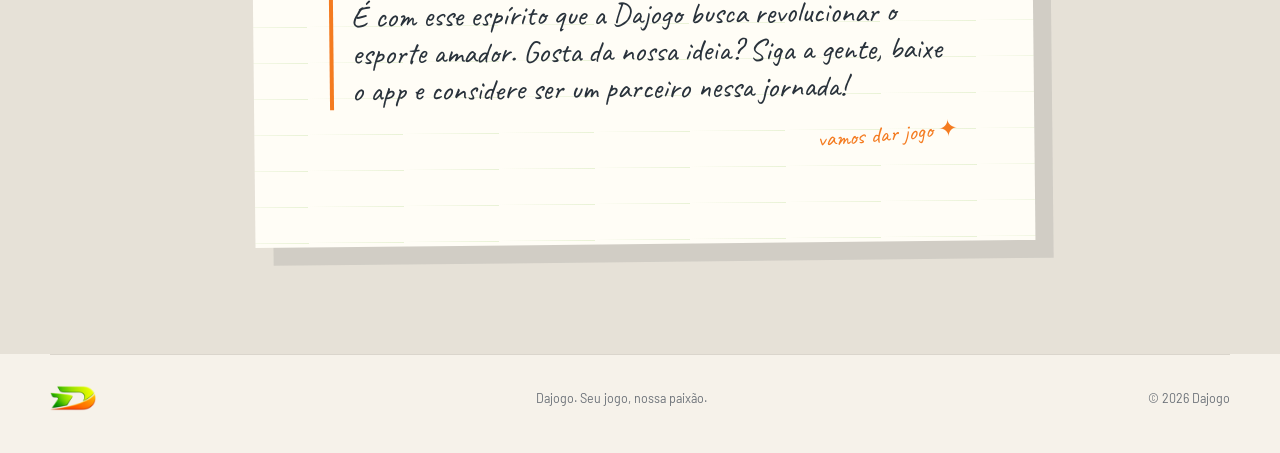
<file: about.html>
<!doctype html>
<html lang="pt-BR">
<head>
  <meta charset="utf-8"><meta name="viewport" content="width=device-width, initial-scale=1">
  <meta name="description" content="O manifesto da Dajogo."><title>Nosso Porquê — Dajogo</title>
  <link rel="icon" href="img/favicon.png"><link href="https://fonts.googleapis.com/css2?family=Barlow:wght@400;500;600;700&family=Barlow+Semi+Condensed:wght@500;600;700&family=Caveat:wght@500;600&display=swap" rel="stylesheet">
  <link rel="stylesheet" href="css/landing.css"><link rel="stylesheet" href="css/pages.css">
</head>
<body>
  <header class="template-header">
    <div class="header-mosaic"><img src="img/img-21-01.jpg" alt="Amigos reunidos para jogar"><div class="mosaic-pair"><img src="img/img-11-03.jpg" alt="Momento de uma partida"><img src="img/img-11-04.jpg" alt="Amigos jogando"></div><img src="img/img-21-04.jpg" alt="Grupo praticando esporte"><div class="mosaic-pair"><img src="img/img-11-05.jpg" alt="Jogadores em quadra"><img src="img/img-11-02.jpg" alt="Pessoas se divertindo"></div><div class="mosaic-brand"><img src="img/dajogo-logo.png" alt="Dajogo"><h2>Dajogo. Seu jogo, nossa paixão.</h2></div><div class="mosaic-pair"><img src="img/img-11-01.jpg" alt="Amigos jogando"><img src="img/img-11-06.jpg" alt="Jogo entre amigos"></div><img src="img/img-21-02.jpg" alt="Partida entre amigos"><div class="mosaic-pair"><img src="img/img-11-07.jpg" alt="Grupo reunido"><img src="img/img-11-08.jpg" alt="Momento de lazer"></div><img src="img/img-21-03.jpg" alt="Pessoas praticando esporte"></div>
    <nav class="template-nav" aria-label="Navegação principal"><a href="index.html">Dajogo</a><a href="partners.html">Quadras</a><a class="active" href="about.html">Nosso Porquê</a><a href="services.html">O Que Resolvemos</a><a href="blog.html">Resenha</a><a href="contact.html">Fala com a gente</a></nav>
  </header>
  <main class="why-page">
    <section class="note-paper">
      <p class="note-kicker">anotações da Dajogo · 01</p>
      <h1>Nosso Porquê</h1>
      <div class="note-rule"></div>
      <p class="note-label">Porquê</p>
      <p class="note-copy">A Dajogo existe para garantir que a paixão pelo esporte nunca mais seja frustrada, eliminando as barreiras que separam a vontade de jogar do apito inicial.</p>
      <p class="note-label">Como</p>
      <p class="note-copy">Faremos isso cultivando uma comunidade baseada em confiança. Através de um sistema que valoriza o comprometimento e a responsabilidade, otimizamos cada interação para que a paixão pelo esporte se traduza em jogos concluídos sem atritos, estimulando cada jogador a ser parte da solução, não do problema.</p>
      <p class="note-label">O Quê</p>
      <p class="note-copy">Uma plataforma completa que gerencia todo o fluxo do esporte amador, desde a descoberta e criação da partida até a confirmação do quórum, os pagamentos e a resenha pós-jogo.</p>
      <div class="note-signoff">É com esse espírito que a Dajogo busca revolucionar o esporte amador. Gosta da nossa ideia? Siga a gente, baixe o app e considere ser um parceiro nessa jornada!</div>
      <span class="note-doodle">vamos dar jogo ✦</span>
    </section>
  </main>
  <footer class="site-footer section-wrap"><img src="img/dajogo-logo -mobile.png" alt="Dajogo"><p>Dajogo. Seu jogo, nossa paixão.</p><span>© 2026 Dajogo</span></footer>
</body>
</html>
</file>
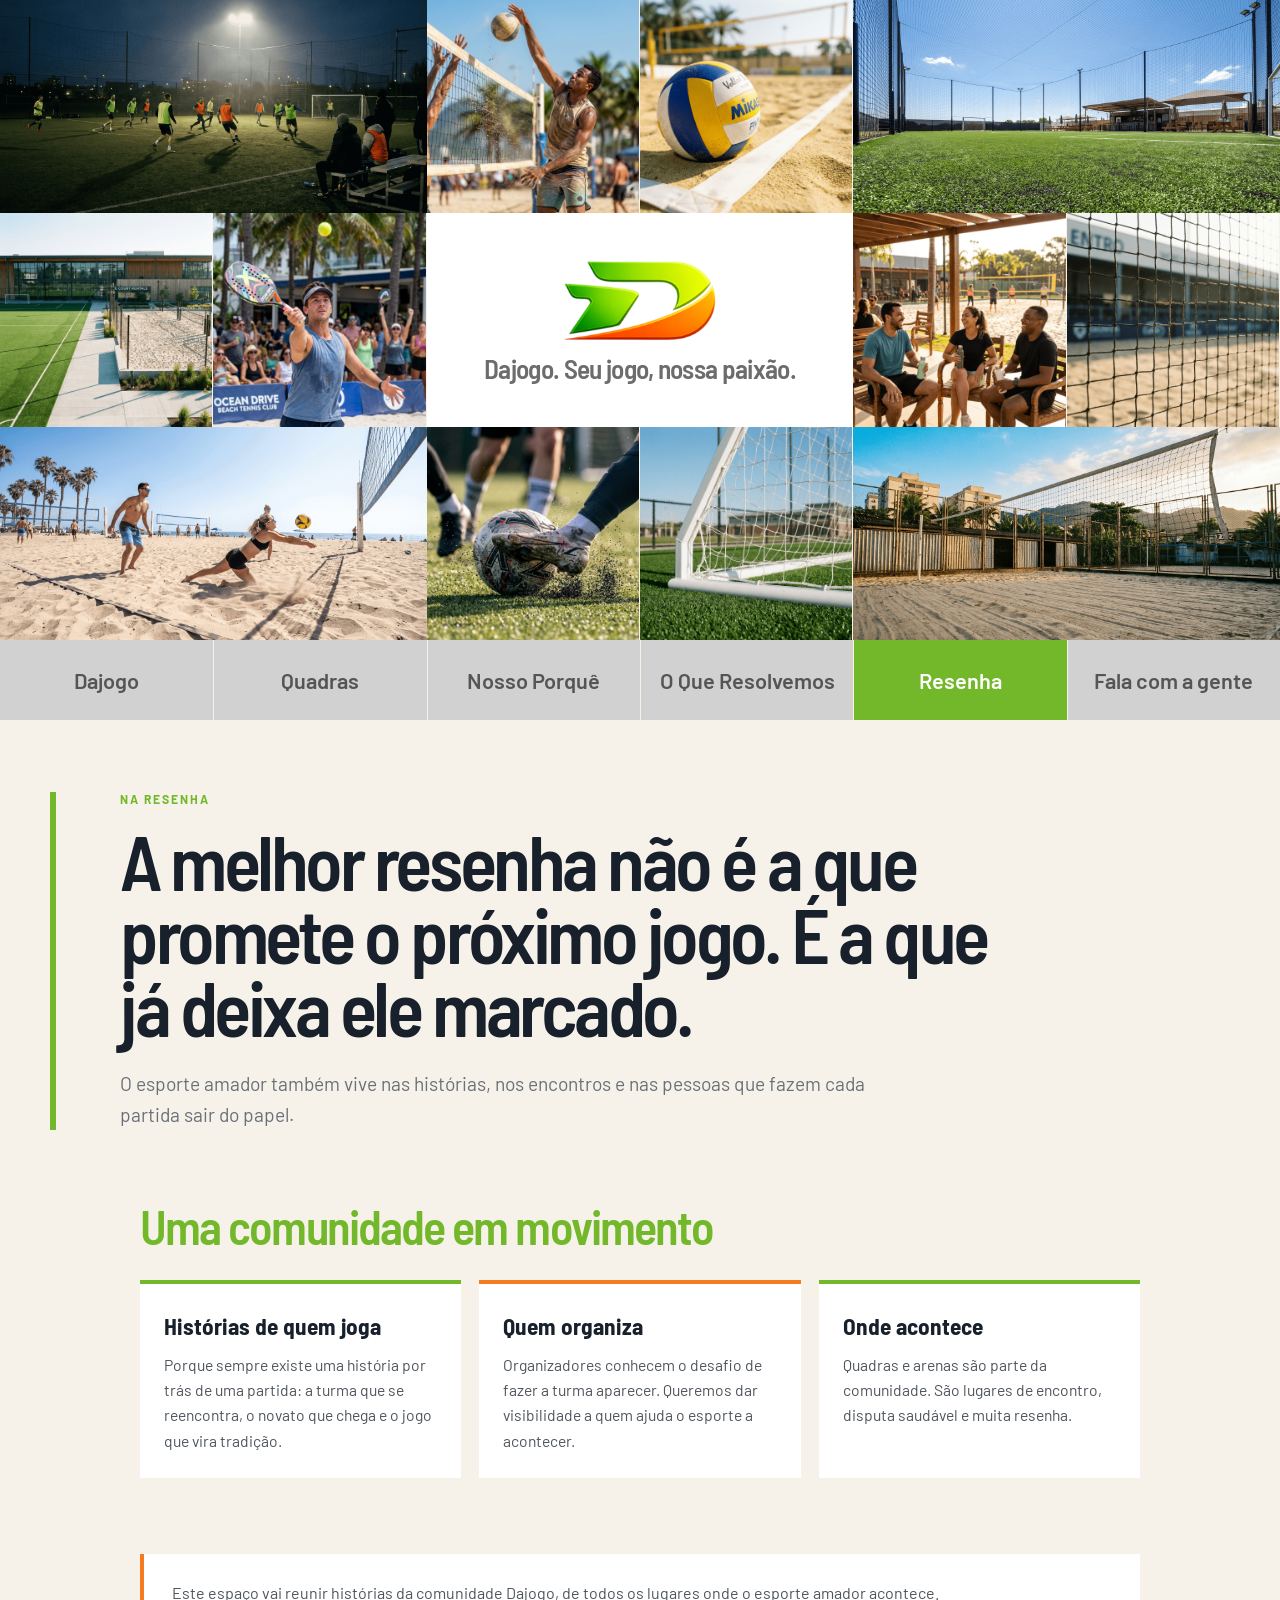
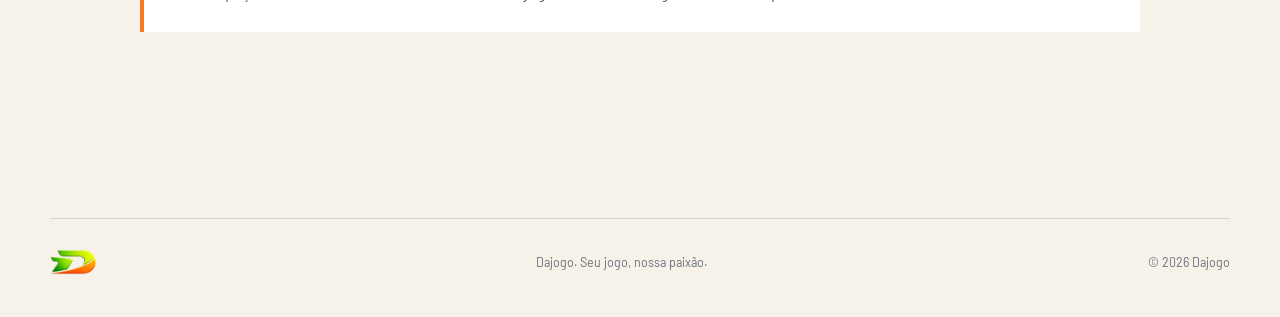
<file: blog.html>
<!doctype html><html lang="pt-BR"><head><meta charset="utf-8"><meta name="viewport" content="width=device-width, initial-scale=1"><meta name="description" content="A resenha da comunidade Dajogo."><title>Resenha — Dajogo</title><link rel="icon" href="img/favicon.png"><link href="https://fonts.googleapis.com/css2?family=Barlow:wght@400;500;600;700&family=Barlow+Semi+Condensed:wght@500;600;700&display=swap" rel="stylesheet"><link rel="stylesheet" href="css/landing.css"><link rel="stylesheet" href="css/pages.css"></head><body>
<header class="template-header"><div class="header-mosaic"><img src="img/img-21-01.jpg" alt="Amigos reunidos para jogar"><div class="mosaic-pair"><img src="img/img-11-03.jpg" alt="Momento de uma partida"><img src="img/img-11-04.jpg" alt="Amigos jogando"></div><img src="img/img-21-04.jpg" alt="Grupo praticando esporte"><div class="mosaic-pair"><img src="img/img-11-05.jpg" alt="Jogadores em quadra"><img src="img/img-11-02.jpg" alt="Pessoas se divertindo"></div><div class="mosaic-brand"><img src="img/dajogo-logo.png" alt="Dajogo"><h2>Dajogo. Seu jogo, nossa paixão.</h2></div><div class="mosaic-pair"><img src="img/img-11-01.jpg" alt="Amigos jogando"><img src="img/img-11-06.jpg" alt="Jogo entre amigos"></div><img src="img/img-21-02.jpg" alt="Partida entre amigos"><div class="mosaic-pair"><img src="img/img-11-07.jpg" alt="Grupo reunido"><img src="img/img-11-08.jpg" alt="Momento de lazer"></div><img src="img/img-21-03.jpg" alt="Pessoas praticando esporte"></div><nav class="template-nav" aria-label="Navegação principal"><a href="index.html">Dajogo</a><a href="partners.html">Quadras</a><a href="about.html">Nosso Porquê</a><a href="services.html">O Que Resolvemos</a><a class="active" href="blog.html">Resenha</a><a href="contact.html">Fala com a gente</a></nav></header>
<main class="page-main section-wrap"><section class="page-hero"><p class="eyebrow">Na resenha</p><h1>A melhor resenha não é a que promete o próximo jogo. É a que já deixa ele marcado.</h1><p class="page-lead">O esporte amador também vive nas histórias, nos encontros e nas pessoas que fazem cada partida sair do papel.</p></section><section class="page-section"><h2>Uma comunidade em movimento</h2><div class="content-grid"><article class="content-card"><h3>Histórias de quem joga</h3><p>Porque sempre existe uma história por trás de uma partida: a turma que se reencontra, o novato que chega e o jogo que vira tradição.</p></article><article class="content-card"><h3>Quem organiza</h3><p>Organizadores conhecem o desafio de fazer a turma aparecer. Queremos dar visibilidade a quem ajuda o esporte a acontecer.</p></article><article class="content-card"><h3>Onde acontece</h3><p>Quadras e arenas são parte da comunidade. São lugares de encontro, disputa saudável e muita resenha.</p></article></div></section><section class="page-section"><div class="note"><p>Este espaço vai reunir histórias da comunidade Dajogo, de todos os lugares onde o esporte amador acontece.</p></div></section></main><footer class="site-footer section-wrap"><img src="img/dajogo-logo -mobile.png" alt="Dajogo"><p>Dajogo. Seu jogo, nossa paixão.</p><span>© 2026 Dajogo</span></footer></body></html>
</file>
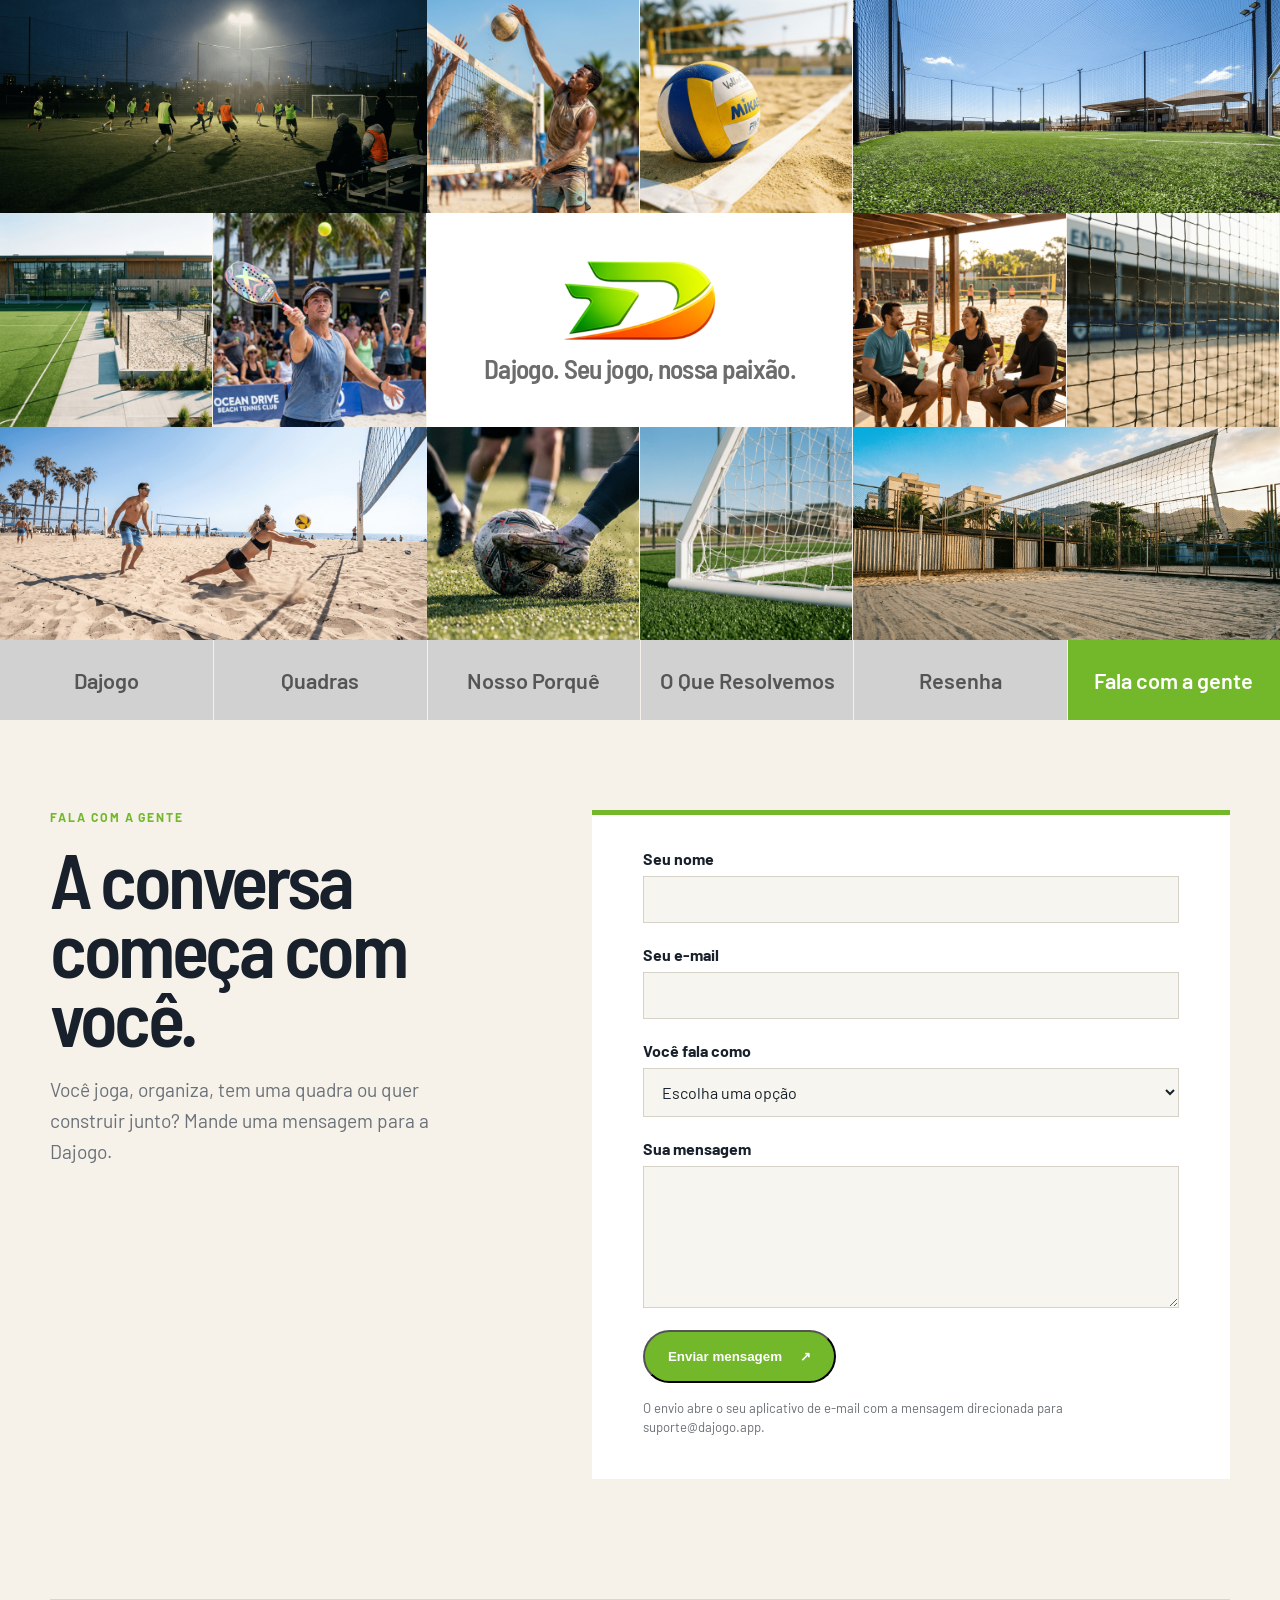
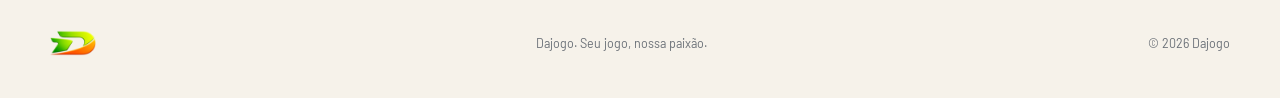
<file: contact.html>
<!doctype html>
<html lang="pt-BR">
<head>
  <meta charset="utf-8"><meta name="viewport" content="width=device-width, initial-scale=1">
  <meta name="description" content="Fale com a Dajogo."><title>Fala com a gente — Dajogo</title>
  <link rel="icon" href="img/favicon.png"><link href="https://fonts.googleapis.com/css2?family=Barlow:wght@400;500;600;700&family=Barlow+Semi+Condensed:wght@500;600;700&display=swap" rel="stylesheet"><link rel="stylesheet" href="css/landing.css"><link rel="stylesheet" href="css/pages.css">
</head>
<body>
  <header class="template-header"><div class="header-mosaic"><img src="img/img-21-01.jpg" alt="Amigos reunidos para jogar"><div class="mosaic-pair"><img src="img/img-11-03.jpg" alt="Momento de uma partida"><img src="img/img-11-04.jpg" alt="Amigos jogando"></div><img src="img/img-21-04.jpg" alt="Grupo praticando esporte"><div class="mosaic-pair"><img src="img/img-11-05.jpg" alt="Jogadores em quadra"><img src="img/img-11-02.jpg" alt="Pessoas se divertindo"></div><div class="mosaic-brand"><img src="img/dajogo-logo.png" alt="Dajogo"><h2>Dajogo. Seu jogo, nossa paixão.</h2></div><div class="mosaic-pair"><img src="img/img-11-01.jpg" alt="Amigos jogando"><img src="img/img-11-06.jpg" alt="Jogo entre amigos"></div><img src="img/img-21-02.jpg" alt="Partida entre amigos"><div class="mosaic-pair"><img src="img/img-11-07.jpg" alt="Grupo reunido"><img src="img/img-11-08.jpg" alt="Momento de lazer"></div><img src="img/img-21-03.jpg" alt="Pessoas praticando esporte"></div><nav class="template-nav" aria-label="Navegação principal"><a href="index.html">Dajogo</a><a href="partners.html">Quadras</a><a href="about.html">Nosso Porquê</a><a href="services.html">O Que Resolvemos</a><a href="blog.html">Resenha</a><a class="active" href="contact.html">Fala com a gente</a></nav></header>
  <main class="contact-page section-wrap">
    <section class="contact-intro"><p class="eyebrow">Fala com a gente</p><h1>A conversa começa com você.</h1><p>Você joga, organiza, tem uma quadra ou quer construir junto? Mande uma mensagem para a Dajogo.</p></section>
    <form class="contact-form" action="mailto:suporte@dajogo.app" method="post" enctype="text/plain">
      <div class="form-row"><label for="name">Seu nome</label><input id="name" name="Nome" type="text" autocomplete="name" required></div>
      <div class="form-row"><label for="email">Seu e-mail</label><input id="email" name="E-mail" type="email" autocomplete="email" required></div>
      <div class="form-row"><label for="profile">Você fala como</label><select id="profile" name="Perfil" required><option value="" selected disabled>Escolha uma opção</option><option>Jogador</option><option>Organizador</option><option>Quadra ou arena</option><option>Marca ou parceiro</option><option>Outro</option></select></div>
      <div class="form-row"><label for="message">Sua mensagem</label><textarea id="message" name="Mensagem" rows="6" required></textarea></div>
      <button class="button button-primary" type="submit">Enviar mensagem <span aria-hidden="true">↗</span></button>
      <p class="form-note">O envio abre o seu aplicativo de e-mail com a mensagem direcionada para suporte@dajogo.app.</p>
    </form>
  </main>
  <footer class="site-footer section-wrap"><img src="img/dajogo-logo -mobile.png" alt="Dajogo"><p>Dajogo. Seu jogo, nossa paixão.</p><span>© 2026 Dajogo</span></footer>
</body>
</html>
</file>
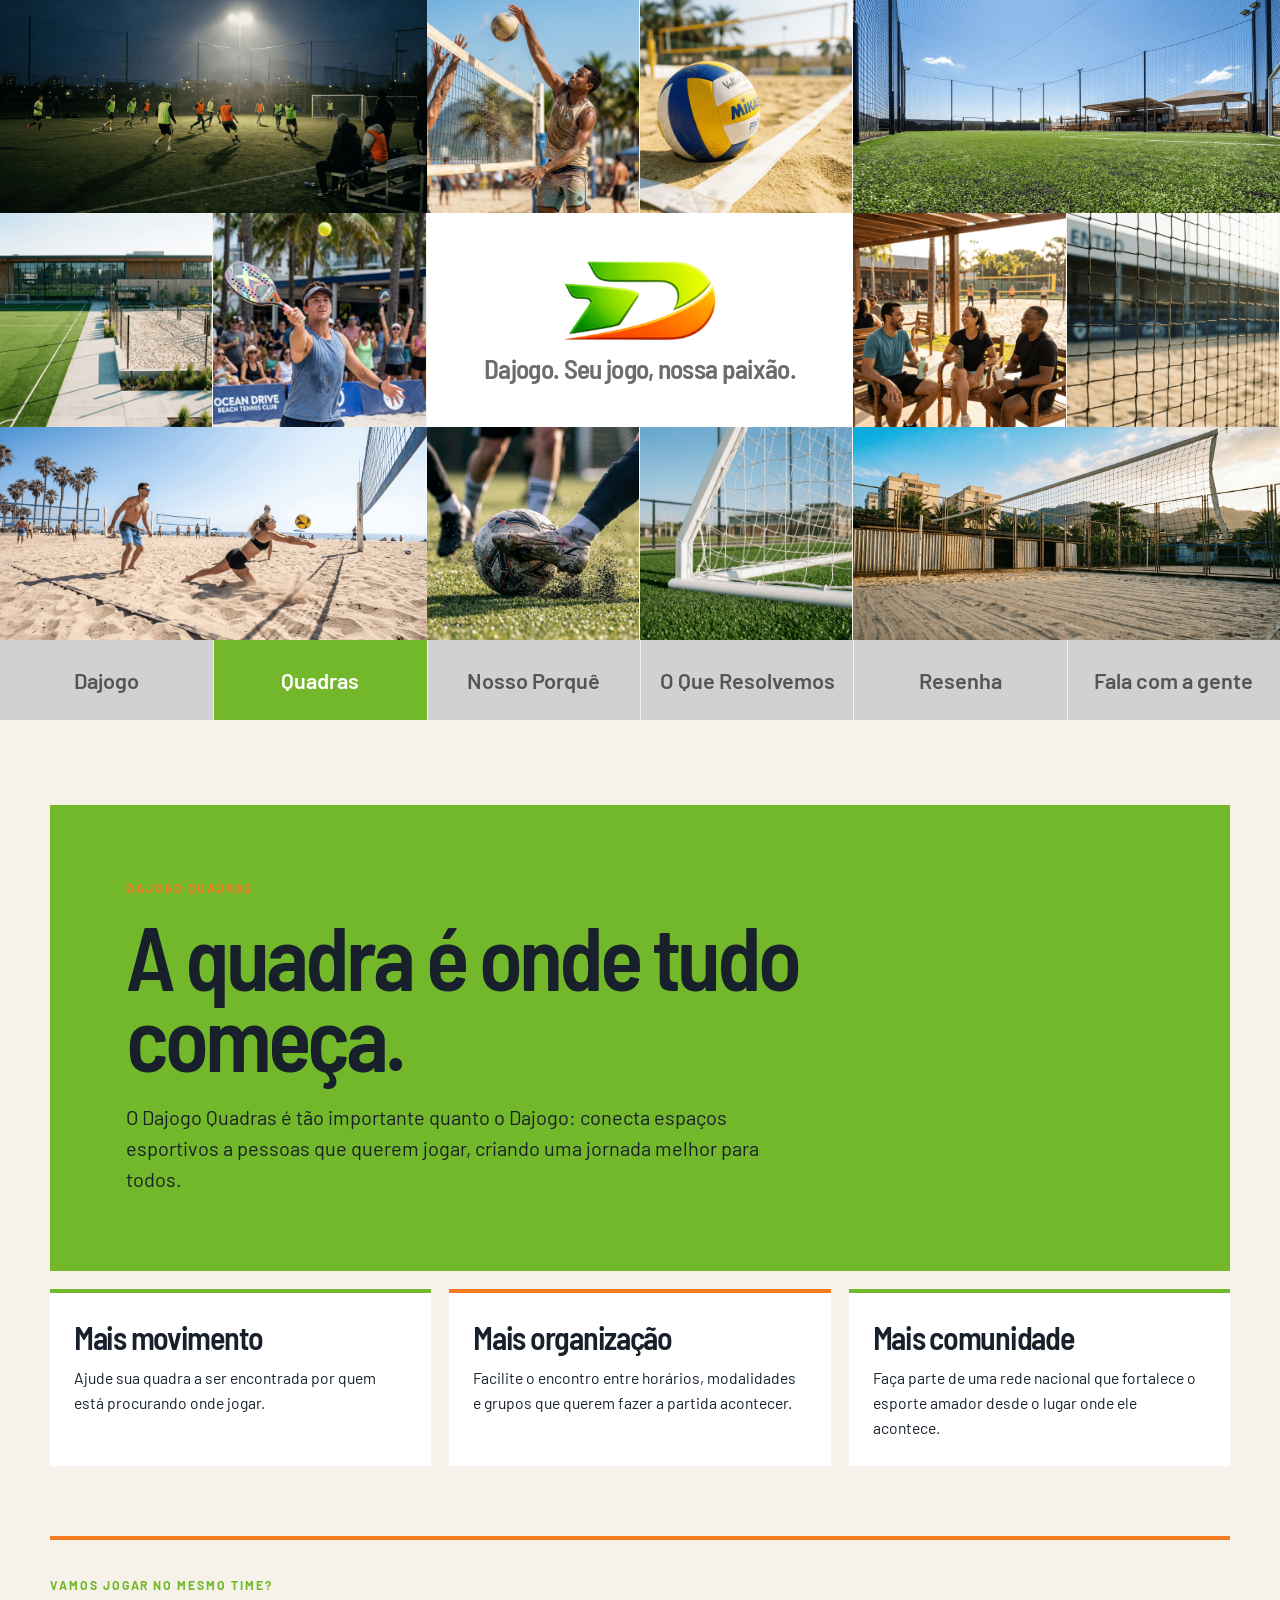
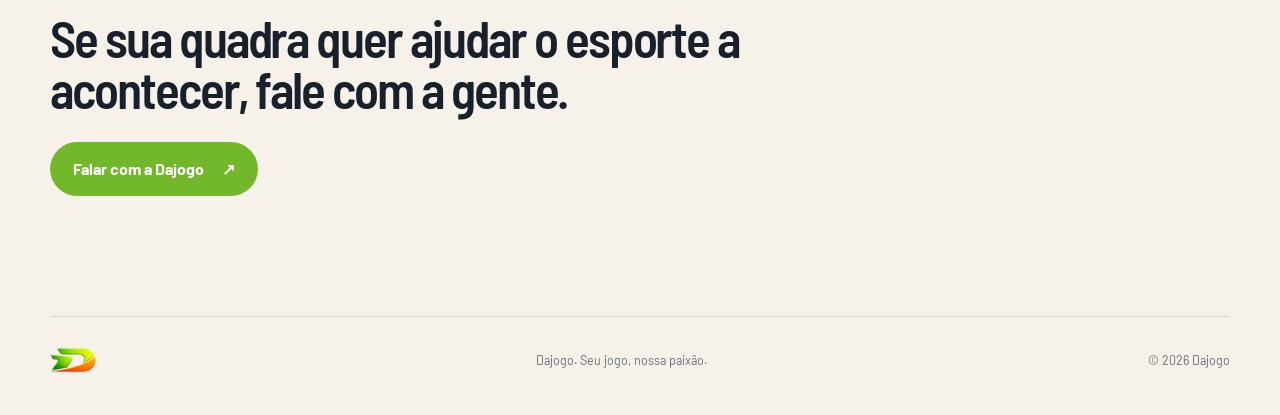
<file: partners.html>
<!doctype html>
<html lang="pt-BR">
<head><meta charset="utf-8"><meta name="viewport" content="width=device-width, initial-scale=1"><meta name="description" content="Dajogo Quadras: espaços que fazem o esporte acontecer."><title>Quadras — Dajogo</title><link rel="icon" href="img/favicon.png"><link href="https://fonts.googleapis.com/css2?family=Barlow:wght@400;500;600;700&family=Barlow+Semi+Condensed:wght@500;600;700&display=swap" rel="stylesheet"><link rel="stylesheet" href="css/landing.css"><link rel="stylesheet" href="css/pages.css"></head>
<body>
<header class="template-header"><div class="header-mosaic"><img src="img/img-21-01.jpg" alt="Amigos reunidos para jogar"><div class="mosaic-pair"><img src="img/img-11-03.jpg" alt="Momento de uma partida"><img src="img/img-11-04.jpg" alt="Amigos jogando"></div><img src="img/img-21-04.jpg" alt="Grupo praticando esporte"><div class="mosaic-pair"><img src="img/img-11-05.jpg" alt="Jogadores em quadra"><img src="img/img-11-02.jpg" alt="Pessoas se divertindo"></div><div class="mosaic-brand"><img src="img/dajogo-logo.png" alt="Dajogo"><h2>Dajogo. Seu jogo, nossa paixão.</h2></div><div class="mosaic-pair"><img src="img/img-11-01.jpg" alt="Amigos jogando"><img src="img/img-11-06.jpg" alt="Jogo entre amigos"></div><img src="img/img-21-02.jpg" alt="Partida entre amigos"><div class="mosaic-pair"><img src="img/img-11-07.jpg" alt="Grupo reunido"><img src="img/img-11-08.jpg" alt="Momento de lazer"></div><img src="img/img-21-03.jpg" alt="Pessoas praticando esporte"></div><nav class="template-nav" aria-label="Navegação principal"><a href="index.html">Dajogo</a><a class="active" href="partners.html">Quadras</a><a href="about.html">Nosso Porquê</a><a href="services.html">O Que Resolvemos</a><a href="blog.html">Resenha</a><a href="contact.html">Fala com a gente</a></nav></header>
<main class="courts-page section-wrap"><section class="courts-hero"><p class="eyebrow">Dajogo Quadras</p><h1>A quadra é onde tudo começa.</h1><p>O Dajogo Quadras é tão importante quanto o Dajogo: conecta espaços esportivos a pessoas que querem jogar, criando uma jornada melhor para todos.</p></section><section class="courts-grid"><article class="content-card"><h2>Mais movimento</h2><p>Ajude sua quadra a ser encontrada por quem está procurando onde jogar.</p></article><article class="content-card"><h2>Mais organização</h2><p>Facilite o encontro entre horários, modalidades e grupos que querem fazer a partida acontecer.</p></article><article class="content-card"><h2>Mais comunidade</h2><p>Faça parte de uma rede nacional que fortalece o esporte amador desde o lugar onde ele acontece.</p></article></section><section class="courts-cta"><p class="eyebrow">Vamos jogar no mesmo time?</p><h2>Se sua quadra quer ajudar o esporte a acontecer, fale com a gente.</h2><a class="button button-primary" href="contact.html">Falar com a Dajogo <span aria-hidden="true">↗</span></a></section></main>
<footer class="site-footer section-wrap"><img src="img/dajogo-logo -mobile.png" alt="Dajogo"><p>Dajogo. Seu jogo, nossa paixão.</p><span>© 2026 Dajogo</span></footer>
</body></html>
</file>
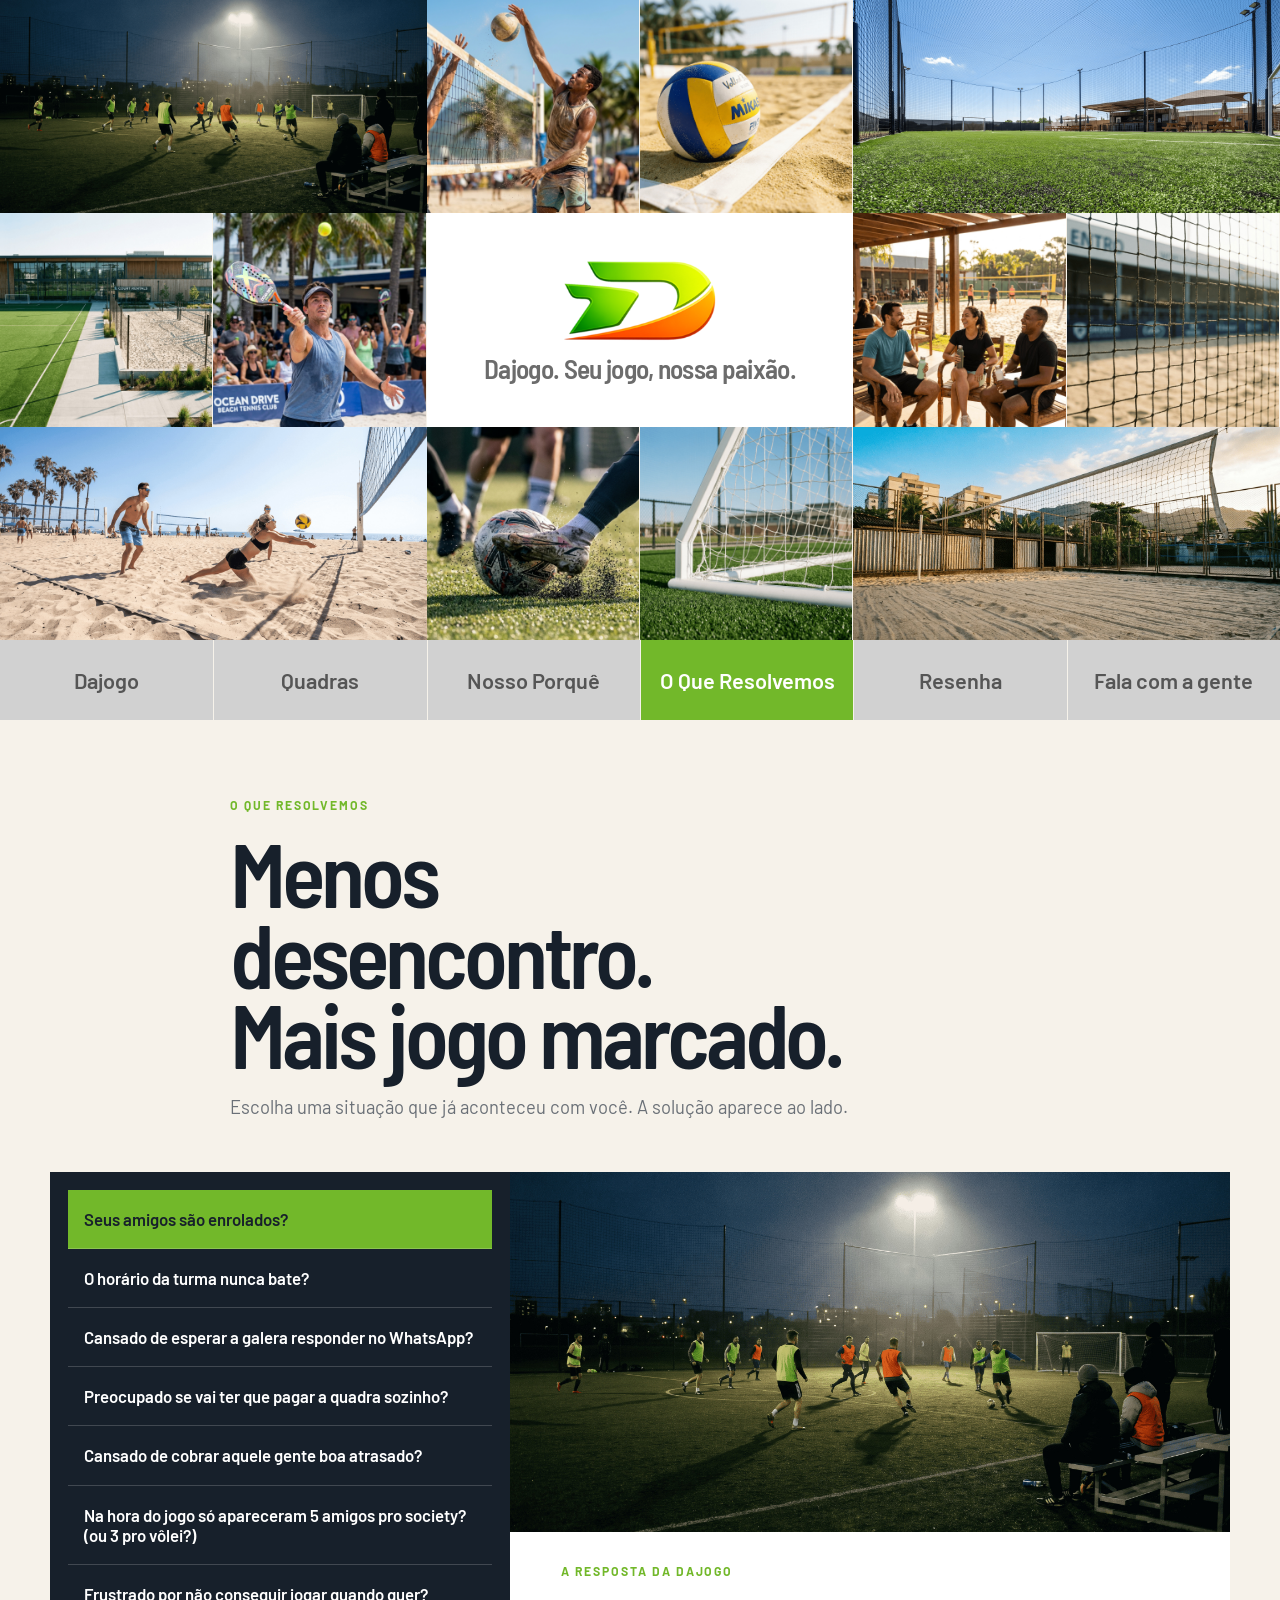
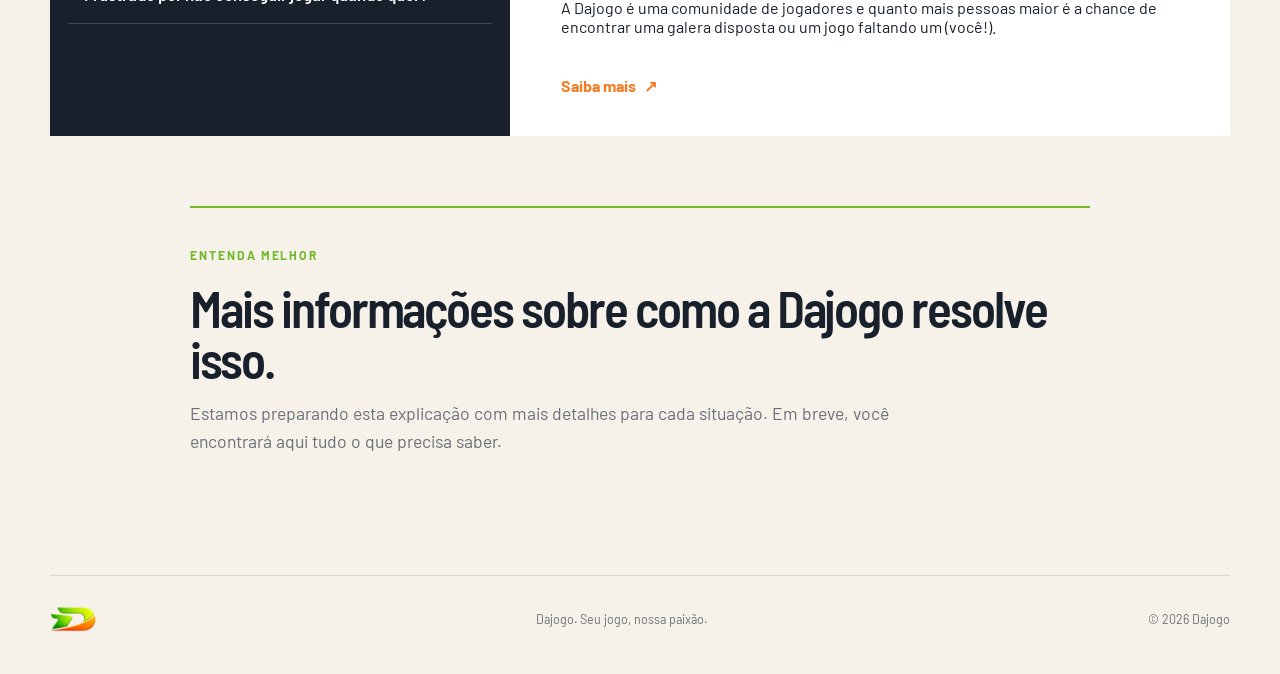
<file: services.html>
<!doctype html>
<html lang="pt-BR">
<head>
  <meta charset="utf-8"><meta name="viewport" content="width=device-width, initial-scale=1">
  <meta name="description" content="Veja como a Dajogo resolve os desencontros do esporte amador."><title>O Que Resolvemos — Dajogo</title>
  <link rel="icon" href="img/favicon.png"><link href="https://fonts.googleapis.com/css2?family=Barlow:wght@400;500;600;700&family=Barlow+Semi+Condensed:wght@500;600;700&display=swap" rel="stylesheet">
  <link rel="stylesheet" href="css/landing.css"><link rel="stylesheet" href="css/pages.css">
</head>
<body>
  <header class="template-header">
    <div class="header-mosaic"><img src="img/img-21-01.jpg" alt="Amigos reunidos para jogar"><div class="mosaic-pair"><img src="img/img-11-03.jpg" alt="Momento de uma partida"><img src="img/img-11-04.jpg" alt="Amigos jogando"></div><img src="img/img-21-04.jpg" alt="Grupo praticando esporte"><div class="mosaic-pair"><img src="img/img-11-05.jpg" alt="Jogadores em quadra"><img src="img/img-11-02.jpg" alt="Pessoas se divertindo"></div><div class="mosaic-brand"><img src="img/dajogo-logo.png" alt="Dajogo"><h2>Dajogo. Seu jogo, nossa paixão.</h2></div><div class="mosaic-pair"><img src="img/img-11-01.jpg" alt="Amigos jogando"><img src="img/img-11-06.jpg" alt="Jogo entre amigos"></div><img src="img/img-21-02.jpg" alt="Partida entre amigos"><div class="mosaic-pair"><img src="img/img-11-07.jpg" alt="Grupo reunido"><img src="img/img-11-08.jpg" alt="Momento de lazer"></div><img src="img/img-21-03.jpg" alt="Pessoas praticando esporte"></div>
    <nav class="template-nav" aria-label="Navegação principal"><a href="index.html">Dajogo</a><a href="partners.html">Quadras</a><a href="about.html">Nosso Porquê</a><a class="active" href="services.html">O Que Resolvemos</a><a href="blog.html">Resenha</a><a href="contact.html">Fala com a gente</a></nav>
  </header>
  <main class="solutions-page section-wrap">
    <header class="solutions-intro"><p class="eyebrow">O Que Resolvemos</p><h1>Menos desencontro.<br>Mais jogo marcado.</h1><p>Escolha uma situação que já aconteceu com você. A solução aparece ao lado.</p></header>
    <section class="solutions-table" aria-label="Dores e soluções">
      <div class="pain-list" role="tablist" aria-label="Dores dos jogadores">
        <button class="pain-tab is-active" role="tab" aria-selected="true" data-solution="0">Seus amigos são enrolados?</button>
        <button class="pain-tab" role="tab" aria-selected="false" data-solution="1">O horário da turma nunca bate?</button>
        <button class="pain-tab" role="tab" aria-selected="false" data-solution="2">Cansado de esperar a galera responder no WhatsApp?</button>
        <button class="pain-tab" role="tab" aria-selected="false" data-solution="3">Preocupado se vai ter que pagar a quadra sozinho?</button>
        <button class="pain-tab" role="tab" aria-selected="false" data-solution="4">Cansado de cobrar aquele gente boa atrasado?</button>
        <button class="pain-tab" role="tab" aria-selected="false" data-solution="5">Na hora do jogo só apareceram 5 amigos pro society? (ou 3 pro vôlei?)</button>
        <button class="pain-tab" role="tab" aria-selected="false" data-solution="6">Frustrado por não conseguir jogar quando quer?</button>
      </div>
      <article class="solution-panel" role="tabpanel" aria-live="polite">
        <div class="solution-image-wrap"><img id="solution-image" src="img/img-21-01.jpg" alt="Amigos jogando juntos"></div>
        <div class="solution-copy"><p class="eyebrow" id="solution-label">A resposta da Dajogo</p><p id="solution-text">A Dajogo é uma comunidade de jogadores e quanto mais pessoas maior é a chance de encontrar uma galera disposta ou um jogo faltando um (você!).</p><a class="learn-more" href="#mais-informacoes">Saiba mais <span aria-hidden="true">↗</span></a></div>
      </article>
    </section>
    <section class="solutions-more" id="mais-informacoes"><p class="eyebrow">Entenda melhor</p><h2>Mais informações sobre como a Dajogo resolve isso.</h2><p>Estamos preparando esta explicação com mais detalhes para cada situação. Em breve, você encontrará aqui tudo o que precisa saber.</p></section>
  </main>
  <footer class="site-footer section-wrap"><img src="img/dajogo-logo -mobile.png" alt="Dajogo"><p>Dajogo. Seu jogo, nossa paixão.</p><span>© 2026 Dajogo</span></footer>
  <script>
    const solutions = [
      { text: 'A Dajogo é uma comunidade de jogadores e quanto mais pessoas maior é a chance de encontrar uma galera disposta ou um jogo faltando um (você!).', image: 'img-21-01.jpg', alt: 'Amigos reunidos para jogar' },
      { text: 'Na nossa comunidade muitas pessoas que talvez você não conheça têm disponibilidades parecidas com a sua. Nós só vamos ser a ponte para vocês se encontrarem.', image: 'img-21-02.jpg', alt: 'Pessoas se encontrando para jogar' },
      { text: 'O Dajogo não espera resposta de ninguém, seu jogo fica exposto para toda a comunidade até completar!', image: 'img-21-03.jpg', alt: 'Partida acontecendo' },
      { text: 'Aqui na Dajogo temos uma regra: o jogo só acontece se der o mínimo de pessoas de acordo com a modalidade. Se você quiser jogar um vôlei de areia, o jogo não está garantido até no mínimo 4 pessoas pagarem suas partes.', image: 'img-21-04.jpg', alt: 'Quadra pronta para receber um jogo' },
      { text: 'Aqui no Dajogo, nós verificamos o pagamento e se algum jogador não pagar o app dele trava e ele não pode entrar em nenhuma outra partida até pagar. Organize tudo por aqui que vamos educar ele para você, hehe.', image: 'img-21-05.jpg', alt: 'Pessoas conversando depois de jogar' },
      { text: 'A Dajogo garante quórum mínimo para o jogo rolar, se não der galera, o jogo é cancelado automaticamente antes mesmo de vocês pagarem.', image: 'img-21-06.jpg', alt: 'Jogo esportivo em uma quadra' },
      { text: 'É para isso que a Dajogo existe. Quanto mais pessoas na comunidade melhor. Chame todos seus amigos e vem para a Dajogo!', image: 'img-21-03.jpg', alt: 'Jogadores comemorando juntos' }
    ];
    const tabs = document.querySelectorAll('.pain-tab');
    const image = document.querySelector('#solution-image');
    const copy = document.querySelector('#solution-text');
    tabs.forEach((tab) => tab.addEventListener('click', () => {
      tabs.forEach((item) => { item.classList.remove('is-active'); item.setAttribute('aria-selected', 'false'); });
      tab.classList.add('is-active'); tab.setAttribute('aria-selected', 'true');
      const solution = solutions[Number(tab.dataset.solution)];
      image.classList.add('is-changing');
      window.setTimeout(() => { image.src = 'img/' + solution.image; image.alt = solution.alt; copy.textContent = solution.text; image.classList.remove('is-changing'); }, 160);
    }));
  </script>
</body>
</html>
</file>
<file: css/landing.css>
:root { --blue:#72b82a; --orange:#f47b20; --ink:#17202b; --cream:#f6f2ea; --muted:#6a7077; }
* { box-sizing:border-box; } html { scroll-behavior:smooth; }
body { margin:0; color:var(--ink); background:var(--cream); font-family:'Barlow',Arial,sans-serif; }
img { display:block; max-width:100%; } .section-wrap { width:min(1180px, calc(100% - 48px)); margin:0 auto; }
.template-header { background:var(--cream); }
.header-mosaic { display:grid; grid-template-columns:repeat(3,1fr); margin:0 auto; max-width:1530px; }
.header-mosaic > picture, .mosaic-pair, .mosaic-brand { aspect-ratio:2 / 1; min-width:0; overflow:hidden; }
.header-mosaic > picture > img, .mosaic-pair picture, .mosaic-pair img { height:100%; object-fit:cover; width:100%; }
.mosaic-pair picture { min-width:0; overflow:hidden; }
.mosaic-pair { display:grid; grid-template-columns:repeat(2,1fr); }
.mosaic-pair img { aspect-ratio:1; border-right:1px solid var(--cream); }
.mosaic-brand { align-items:center; background:#fff url('../img/logo-bg.jpg') center/cover; display:flex; flex-direction:column; justify-content:center; padding:20px; text-align:center; }
.mosaic-brand img { max-width:60%; width:154px; }
.mosaic-brand h2 { color:#6c6c6c; font-family:'Barlow Semi Condensed',Arial,sans-serif; font-size:clamp(.82rem,calc(1.35vw + 10px),1.875rem); font-weight:600; letter-spacing:-.025em; line-height:1.05; margin:10px 12px 0; max-width:none; text-align:center; white-space:nowrap; }
.slogan-mobile { display:none; }
.template-nav { display:grid; grid-template-columns:repeat(6,1fr); margin:0 auto; max-width:1530px; }
.template-nav a { align-items:center; background:#d1d1d1; color:#555; display:flex; font-size:clamp(calc(.75rem + 5px),calc(1.35vw + 5px),calc(1.05rem + 5px)); font-weight:600; justify-content:center; min-height:80px; padding:16px 10px; text-align:center; text-decoration:none; }
.template-nav a + a { border-left:1px solid var(--cream); } .template-nav a:hover,.template-nav a.active { background:var(--blue); color:#fff; }
.hero { align-items:center; display:grid; gap:70px; grid-template-columns:.9fr 1.1fr; min-height:640px; padding:65px 0 95px; }
.eyebrow { color:var(--blue); font-size:.76rem; font-weight:700; letter-spacing:.16em; margin:0 0 20px; text-transform:uppercase; }
h1,h2,h3 { font-family:'Barlow Semi Condensed',Arial,sans-serif; margin:0; } h1 { font-size:clamp(3rem,6vw,5.6rem); font-weight:600; letter-spacing:-.045em; line-height:.95; max-width:620px; } h2 { font-size:clamp(2.1rem,4vw,3.6rem); font-weight:600; letter-spacing:-.04em; line-height:1; }
.hero-text { color:#4e555c; font-size:1.13rem; line-height:1.65; margin:30px 0 28px; max-width:460px; }
.button { border-radius:999px; display:inline-flex; font-weight:700; gap:18px; padding:17px 23px; text-decoration:none; } .button-primary { background:var(--blue); color:white; } .button-primary:hover { background:#5c9d1e; transform:translateY(-2px); }
.microcopy { color:var(--muted); font-size:.76rem; margin:14px 0 0 4px; } .hero-art { min-height:470px; position:relative; }
.hero-image-main { height:450px; overflow:hidden; transform:rotate(3deg); width:82%; } .hero-image-main picture,.hero-image-main img { height:100%; object-fit:cover; width:100%; }
.hero-image-small { background:var(--orange); border:10px solid var(--cream); bottom:10px; height:185px; overflow:hidden; position:absolute; right:0; transform:rotate(-7deg); width:190px; } .hero-image-small picture,.hero-image-small img { height:100%; object-fit:cover; width:100%; }
.hero-sticker { background:var(--orange); border-radius:50%; color:#fff; display:grid; font-family:'Barlow Semi Condensed'; font-size:1.25rem; font-weight:700; height:105px; place-items:center; position:absolute; right:22%; text-align:center; top:10px; transform:rotate(9deg); width:105px; }
.gallery-strip { display:grid; grid-template-columns:repeat(4,1fr); height:190px; overflow:hidden; } .gallery-strip picture,.gallery-strip img { height:100%; object-fit:cover; width:100%; }
.how { padding:125px 0 135px; } .section-heading { align-items:end; display:flex; justify-content:space-between; margin-bottom:55px; } .section-heading h2 { max-width:520px; }
.steps { display:grid; gap:18px; grid-template-columns:repeat(3,1fr); } .step-card { border-top:2px solid var(--blue); padding:25px 12px 12px 0; } .step-number { color:var(--orange); font-family:'Barlow Semi Condensed'; font-size:.9rem; font-weight:700; } .step-card h3 { font-size:1.55rem; margin:38px 0 13px; } .step-card p { color:var(--muted); line-height:1.6; margin:0; max-width:260px; }
.download { padding-bottom:110px; } .download-card { align-items:center; background:var(--blue); color:white; display:flex; gap:45px; justify-content:space-between; overflow:hidden; padding:68px clamp(28px,6vw,85px); position:relative; } .download-card:after { border:1px solid rgba(255,255,255,.25); border-radius:50%; content:''; height:290px; position:absolute; right:-70px; top:-150px; width:290px; }
.download-card h2 { max-width:480px; } .download-card p:not(.eyebrow) { color:rgba(255,255,255,.76); line-height:1.6; margin:20px 0 0; max-width:440px; } .download-card .eyebrow { color:var(--orange); }
.waitlist-intro { flex:1 1 38%; position:relative; z-index:1; } .waitlist-form { flex:1 1 62%; max-width:640px; position:relative; z-index:1; }
.waitlist-progress { margin-bottom:24px; } .waitlist-progress-head { color:rgba(255,255,255,.78); display:flex; font-size:.78rem; font-weight:700; justify-content:space-between; letter-spacing:.04em; margin-bottom:8px; text-transform:uppercase; } .waitlist-progress-track { background:rgba(255,255,255,.24); border-radius:99px; height:6px; overflow:hidden; } .waitlist-progress-track span { background:var(--orange); border-radius:inherit; display:block; height:100%; transition:width .25s ease; width:33%; }
.waitlist-step { border:0; margin:0; min-width:0; padding:0; } .waitlist-step[hidden] { display:none; } .waitlist-step legend { color:#fff; font-family:'Barlow Semi Condensed',Arial,sans-serif; font-size:clamp(1.65rem,2.7vw,2.25rem); font-weight:600; line-height:1; margin-bottom:22px; padding:0; width:100%; } .waitlist-fields { display:grid; gap:15px; grid-template-columns:repeat(2,minmax(0,1fr)); } .waitlist-fields-location { grid-template-columns:1fr 1fr; } .waitlist-city-field { grid-column:1 / -1; }
.waitlist-form label { color:rgba(255,255,255,.82); display:flex; flex-direction:column; font-size:.82rem; font-weight:700; gap:7px; } .waitlist-form input,.waitlist-form select { background:#fff; border:2px solid transparent; border-radius:8px; color:var(--ink); font:1rem 'Barlow',Arial,sans-serif; min-height:48px; padding:11px 13px; width:100%; } .waitlist-form input:focus,.waitlist-form select:focus { border-color:var(--orange); outline:2px solid rgba(244,123,32,.25); } .waitlist-form select:disabled { background:#e6e9e3; color:#777; }
.waitlist-form .button { border:0; cursor:pointer; margin-top:24px; } .button-light { background:#fff; color:var(--ink); } .button-light:hover { background:#fff4e9; color:var(--ink); transform:translateY(-2px); } .button-ghost { background:transparent; border:1px solid rgba(255,255,255,.62)!important; color:#fff; margin-right:10px; } .button-ghost:hover { background:rgba(255,255,255,.12); transform:translateY(-2px); } .waitlist-actions { display:flex; justify-content:flex-end; } .waitlist-actions .button { margin-top:24px; } .waitlist-feedback { color:#fff!important; font-size:.92rem; line-height:1.4; margin:18px 0 0!important; max-width:none!important; min-height:1.3em; } .waitlist-privacy { color:rgba(255,255,255,.6)!important; font-size:.76rem; margin:12px 0 0!important; max-width:none!important; } .waitlist-submit-frame { display:none; }
.download-card .eyebrow { color:rgba(255,255,255,.78); }
.waitlist-success { align-items:flex-start; background:#fbfaf5; box-shadow:inset 0 0 0 1px rgba(23,32,43,.08); color:var(--ink); display:flex; flex-direction:column; inset:0; justify-content:center; padding:clamp(28px,5vw,58px); position:absolute; z-index:5; } .waitlist-success[hidden] { display:none; } .waitlist-success-kicker { color:var(--blue)!important; font-size:.76rem!important; font-weight:600; letter-spacing:.12em; margin:0 0 20px!important; text-transform:uppercase; } .waitlist-success > p:not(.waitlist-success-kicker):not(.waitlist-success-signoff) { color:var(--ink)!important; font-family:'Barlow',Arial,sans-serif; font-size:clamp(1.05rem,1.7vw,1.35rem); font-weight:400; letter-spacing:0; line-height:1.48; margin:0!important; max-width:560px!important; } .waitlist-success-signoff { color:var(--blue)!important; font-family:'Barlow',Arial,sans-serif; font-size:1rem!important; font-weight:600; margin:24px 0 0!important; }
.store-buttons { display:flex; flex-wrap:wrap; gap:12px; position:relative; z-index:1; } .store-button { align-items:center; background:#fff; border-radius:10px; color:var(--ink); display:flex; font-weight:700; gap:10px; min-width:165px; padding:12px 15px; } .store-button small { display:block; font-size:.62rem; font-weight:500; } .store-icon { font-size:1.6rem; }
.site-footer { align-items:center; border-top:1px solid #dad5cc; display:flex; gap:24px; justify-content:space-between; padding:30px 0 42px; } .site-footer img { height:26px; width:auto; } .site-footer p,.site-footer span { color:var(--muted); font-size:.78rem; margin:0; }
@media (max-width:800px) { .hero { gap:35px; grid-template-columns:1fr; padding:45px 0 75px; } .hero-art { min-height:390px; } .hero-image-main { height:370px; width:90%; } .section-heading { align-items:start; flex-direction:column; gap:22px; } .how { padding:90px 0; } .download-card { align-items:start; flex-direction:column; } .waitlist-intro,.waitlist-form { max-width:none; width:100%; } }
@media (max-width:991px) { .slogan-desktop { display:none; } .slogan-mobile { display:inline; white-space:nowrap; } }
@media (max-width:560px) { .section-wrap { width:calc(100% - 34px); } .header-mosaic { grid-template-columns:repeat(3,1fr); } .mosaic-brand img { max-width:60%; width:108px; } .mosaic-brand h2 { font-size:.62rem; margin:6px 3px 0; max-width:none; } .template-nav { background:var(--cream); column-gap:0; grid-template-columns:repeat(3,1fr); row-gap:3px; } .template-nav a { font-size:calc(.68rem + 5px); min-height:64px; padding:11px 4px; } h1 { font-size:3.35rem; } .gallery-strip { height:120px; grid-template-columns:repeat(2,1fr); } .gallery-strip picture:nth-child(3),.gallery-strip picture:nth-child(4) { display:none; } .steps { grid-template-columns:1fr; } .step-card h3 { margin-top:20px; } .hero-sticker { right:2%; } .site-footer { align-items:start; flex-direction:column; gap:10px; } .waitlist-fields,.waitlist-fields-location { grid-template-columns:1fr; } .waitlist-city-field { grid-column:auto; } .waitlist-actions { justify-content:space-between; } .waitlist-actions .button { padding-left:17px; padding-right:17px; } }
</file>
<file: css/pages.css>
.page-main { padding:72px 0 110px; }
.page-hero { border-left:6px solid var(--blue); margin-bottom:72px; padding-left:clamp(20px,5vw,72px); }
.page-hero .eyebrow { margin-bottom:18px; }
.page-hero h1 { max-width:900px; }
.page-lead { color:var(--muted); font-size:1.2rem; line-height:1.6; margin:26px 0 0; max-width:760px; }
.page-section { margin:0 auto 76px; max-width:1000px; }
.page-section h2 { color:var(--blue); font-size:clamp(2rem,4vw,3rem); margin-bottom:22px; }
.page-section p { color:#4e555c; line-height:1.75; max-width:780px; }
.content-grid { display:grid; gap:18px; grid-template-columns:repeat(3,1fr); margin-top:30px; }
.content-card { background:#fff; border-top:4px solid var(--blue); padding:28px 24px 25px; }
.content-card:nth-child(2) { border-top-color:var(--orange); }
.content-card h3 { font-size:1.45rem; margin-bottom:12px; }
.content-card p { font-size:.98rem; line-height:1.6; margin:0; }
.flow { counter-reset:flow; display:grid; gap:18px; margin-top:30px; }
.flow-item { align-items:start; border-bottom:1px solid #d8d4ca; display:grid; gap:18px; grid-template-columns:64px 1fr; padding:20px 0; }
.flow-item::before { color:var(--orange); content:counter(flow, decimal-leading-zero); counter-increment:flow; font-family:'Barlow Semi Condensed',sans-serif; font-size:1.5rem; font-weight:700; }
.flow-item h3 { font-size:1.5rem; margin-bottom:5px; }
.flow-item p { margin:0; }
.quote-card { background:var(--blue); color:#fff; margin:40px 0; padding:42px clamp(24px,5vw,64px); }
.quote-card p { color:#fff; font-family:'Barlow Semi Condensed',sans-serif; font-size:clamp(1.8rem,3.5vw,3rem); font-weight:600; letter-spacing:-.02em; line-height:1.05; margin:0; }
.note { background:#fff; border-left:4px solid var(--orange); padding:25px 28px; }
.note p { margin:0; }
.download-card .note { position:relative; z-index:1; }
.download-card .note p { color:var(--ink); margin:0; }
.waitlist-form { position:relative; z-index:1; }
.courts-page { padding:85px 0 120px; }
.courts-hero { background:var(--blue); color:var(--ink); padding:clamp(34px,6vw,76px); }
.courts-hero .eyebrow { color:var(--orange); }
.courts-hero h1 { font-size:clamp(3rem,7vw,6.5rem); line-height:.9; max-width:800px; }
.courts-hero p:last-child { font-size:1.25rem; line-height:1.55; margin:26px 0 0; max-width:680px; }
.courts-grid { display:grid; gap:18px; grid-template-columns:repeat(3,1fr); margin-top:18px; }
.courts-grid .content-card h2 { font-size:2rem; margin:0 0 12px; }
.courts-cta { border-top:4px solid var(--orange); margin-top:70px; padding:38px 0 0; }
.courts-cta h2 { font-size:clamp(2rem,4vw,3.6rem); max-width:760px; }
.courts-cta .button { margin-top:28px; }
@media (max-width:800px) { .courts-page { padding:55px 17px 85px; } .courts-grid { grid-template-columns:1fr; } .courts-hero h1 { font-size:3.7rem; } }
.page-footer-note { color:var(--muted); font-size:.85rem; margin-top:30px; }
.manifesto { display:grid; gap:18px; grid-template-columns:repeat(2,1fr); padding:110px 0 35px; }
.manifesto-block { background:#fff; padding:38px clamp(24px,4vw,54px); }
.manifesto-how { border-top:5px solid var(--blue); }
.manifesto-what { border-top:5px solid var(--orange); }
.manifesto-text { color:var(--ink); font-family:'Barlow Semi Condensed',Arial,sans-serif; font-size:clamp(1.35rem,2.4vw,2.15rem); font-weight:500; letter-spacing:-.018em; line-height:1.12; margin:0; }
.manifesto-page-block { background:#fff; border-left:5px solid var(--blue); margin:0 auto 24px; max-width:1000px; padding:36px clamp(24px,5vw,64px); }
.manifesto-page-block:nth-of-type(3) { border-left-color:var(--orange); }
.manifesto .eyebrow { margin-bottom:24px; }
.why-page { background:#e6e1d7; min-height:650px; padding:76px 24px 110px; }
.note-paper { background:#fffdf6; box-shadow:18px 18px 0 rgba(23,32,43,.1); margin:0 auto; max-width:780px; padding:clamp(32px,6vw,76px); position:relative; transform:rotate(-.6deg); }
.note-paper:before { background:repeating-linear-gradient(to bottom, transparent 0, transparent 35px, rgba(114,184,42,.16) 36px); content:''; inset:0; pointer-events:none; position:absolute; }
.note-paper > * { position:relative; }
.note-kicker { color:var(--orange); font-family:'Caveat',cursive; font-size:1.2rem; margin:0 0 22px; }
.note-paper h1 { color:var(--ink); font-size:clamp(2.7rem,6vw,5rem); letter-spacing:-.04em; margin:0 0 18px; }
.note-rule { border-top:2px solid var(--blue); margin-bottom:32px; width:100%; }
.note-label { color:var(--blue); font-family:'Caveat',cursive; font-size:1.8rem; font-weight:600; margin:24px 0 5px; }
.note-copy { color:#29323b; font-size:clamp(1.05rem,1.8vw,1.35rem); line-height:1.45; margin:0; }
.note-signoff { border-left:4px solid var(--orange); color:#29323b; font-family:'Caveat',cursive; font-size:clamp(1.4rem,2.4vw,2rem); line-height:1.2; margin-top:35px; padding-left:18px; }
.note-doodle { color:var(--orange); display:block; font-family:'Caveat',cursive; font-size:1.45rem; margin-top:32px; text-align:right; transform:rotate(-4deg); }
.solutions-page { padding:78px 0 120px; }
.solutions-intro { margin:0 auto 54px; max-width:820px; }
.solutions-intro h1 { font-size:clamp(3rem,7vw,6.5rem); line-height:.9; margin-bottom:22px; }
.solutions-intro > p:last-child { color:var(--muted); font-size:1.15rem; margin:0; }
.solutions-table { display:grid; grid-template-columns:minmax(260px,.78fr) minmax(0,1.22fr); min-height:540px; }
.pain-list { background:#17202b; display:flex; flex-direction:column; padding:18px; }
.pain-tab { background:transparent; border:0; border-bottom:1px solid rgba(255,255,255,.18); color:#fff; cursor:pointer; font:600 1.05rem 'Barlow',sans-serif; line-height:1.2; padding:19px 16px; text-align:left; transition:background .2s,color .2s; }
.pain-tab:hover,.pain-tab:focus-visible { background:rgba(114,184,42,.2); outline:none; }
.pain-tab.is-active { background:var(--blue); color:#17202b; }
.solution-panel { background:#fff; display:grid; grid-template-rows:1fr auto; }
.solution-image-wrap { min-height:310px; overflow:hidden; }
.solution-image-wrap img { height:100%; object-fit:cover; transition:opacity .16s,transform .16s; width:100%; }
.solution-image-wrap img.is-changing { opacity:.2; transform:scale(1.03); }
.solution-copy { padding:32px clamp(24px,4vw,52px) 40px; }
.solution-copy p:last-child { color:var(--ink); font-family:'Barlow Semi Condensed',sans-serif; font-size:clamp(1.45rem,2.6vw,2.15rem); line-height:1.12; margin:0; }
.learn-more { color:var(--orange); display:inline-flex; font-size:1rem; font-weight:700; gap:8px; margin-top:24px; text-decoration:none; }
.learn-more:hover { color:var(--blue); }
.solutions-more { border-top:2px solid var(--blue); margin:70px auto 0; max-width:900px; padding:40px 0 0; }
.solutions-more h2 { font-size:clamp(2rem,4vw,3.2rem); margin:0 0 15px; }
.solutions-more > p:last-child { color:var(--muted); font-size:1.1rem; line-height:1.6; margin:0; max-width:700px; }
.contact-page { display:grid; gap:70px; grid-template-columns:.85fr 1.15fr; padding:90px 0 120px; }
.contact-intro h1 { font-size:clamp(3rem,6vw,5.4rem); line-height:.9; margin:0 0 24px; }
.contact-intro > p:last-child { color:var(--muted); font-size:1.2rem; line-height:1.6; max-width:420px; }
.contact-form { background:#fff; border-top:5px solid var(--blue); padding:34px clamp(24px,4vw,52px) 42px; }
.form-row { display:flex; flex-direction:column; gap:8px; margin-bottom:22px; }
.form-row label { color:var(--ink); font-weight:700; }
.form-row input,.form-row select,.form-row textarea { background:#f7f5ef; border:1px solid #d6d2c8; border-radius:0; color:var(--ink); font:1rem 'Barlow',sans-serif; padding:13px 14px; width:100%; }
.form-row textarea { resize:vertical; }
.form-row input:focus,.form-row select:focus,.form-row textarea:focus { border-color:var(--blue); outline:2px solid rgba(114,184,42,.22); }
.form-note { color:var(--muted); font-size:.82rem; line-height:1.45; margin:16px 0 0; }
@media (max-width:800px) { .contact-page { gap:42px; grid-template-columns:1fr; padding:55px 17px 85px; } }
@media (min-width:801px) { .manifesto-title { font-size:clamp(2.35rem,4.3vw,4.5rem); max-width:1050px; } }
@media (max-width:800px) { .page-main { padding:55px 0 80px; } .page-hero { margin-bottom:52px; } .content-grid { grid-template-columns:1fr; } .page-section { margin-bottom:55px; } .why-page { padding:45px 16px 80px; } .note-paper { padding:34px 25px 44px; } .solutions-page { padding:55px 17px 85px; } .solutions-table { grid-template-columns:1fr; } .pain-list { padding:10px; } .pain-tab { font-size:1rem; padding:15px 13px; } .solution-image-wrap { min-height:230px; } }
</file>
